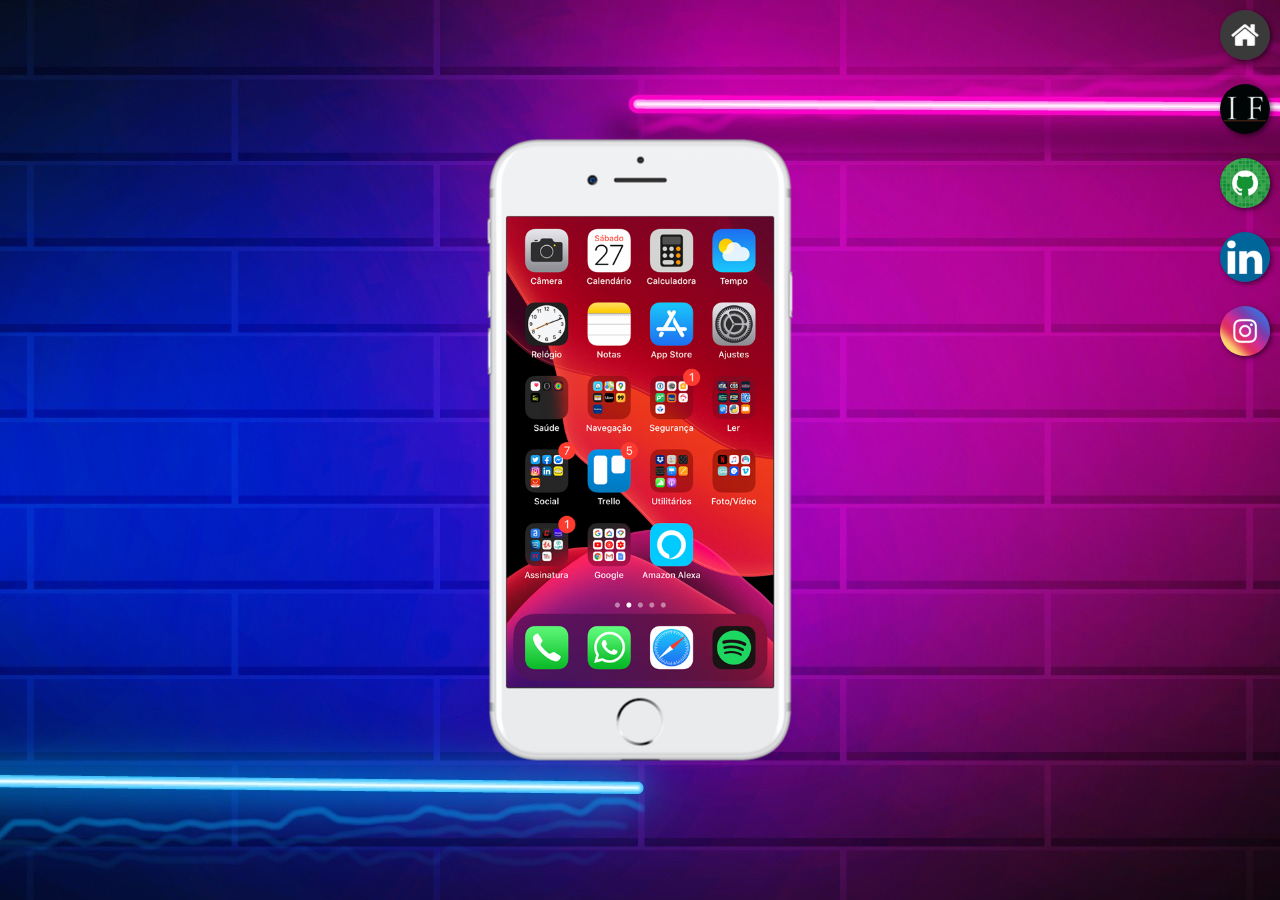
<file: index.html>
<!DOCTYPE html>
<html lang="pt-br">
<head>
    <meta charset="UTF-8">
    <meta http-equiv="X-UA-Compatible" content="IE=edge">
    <meta name="viewport" content="width=device-width, initial-scale=1.0">
    <link rel="shortcut icon" href="favicon.ico" type="image/x-icon">
    <link rel="stylesheet" href="estilos/style.css">
    <title>Projeto Redes Sociais</title>
</head>
<body>
    <main>
        <section id="telefone">
            <iframe src="home.html" name="tela" id="tela" frameborder="0">Seu navegador não é compatível.</iframe>
        </section>
        <section id="redes-sociais">
            <a href="home.html" target="tela"><img src="imagens/logo-home.jpg" alt="Home"></a><br>
            <a href="youtube.html" target="tela"><img src="imagens/logo-ives.jpg" alt="Portfolio"></a><br>
            <a href="github.html" target="tela"><img src="imagens/logo-github.jpg" alt="GitHub"></a><br>
            <a href="linkedin.html" target="tela"><img src="imagens/logo-linkedin.jpg" alt="Linkedin"></a><br>
            <a href="instagram.html" target="tela"><img src="imagens/logo-instagram.jpg" alt="Instagram"></a><br>

        </section>
    </main>
</body>
</html>
</file>
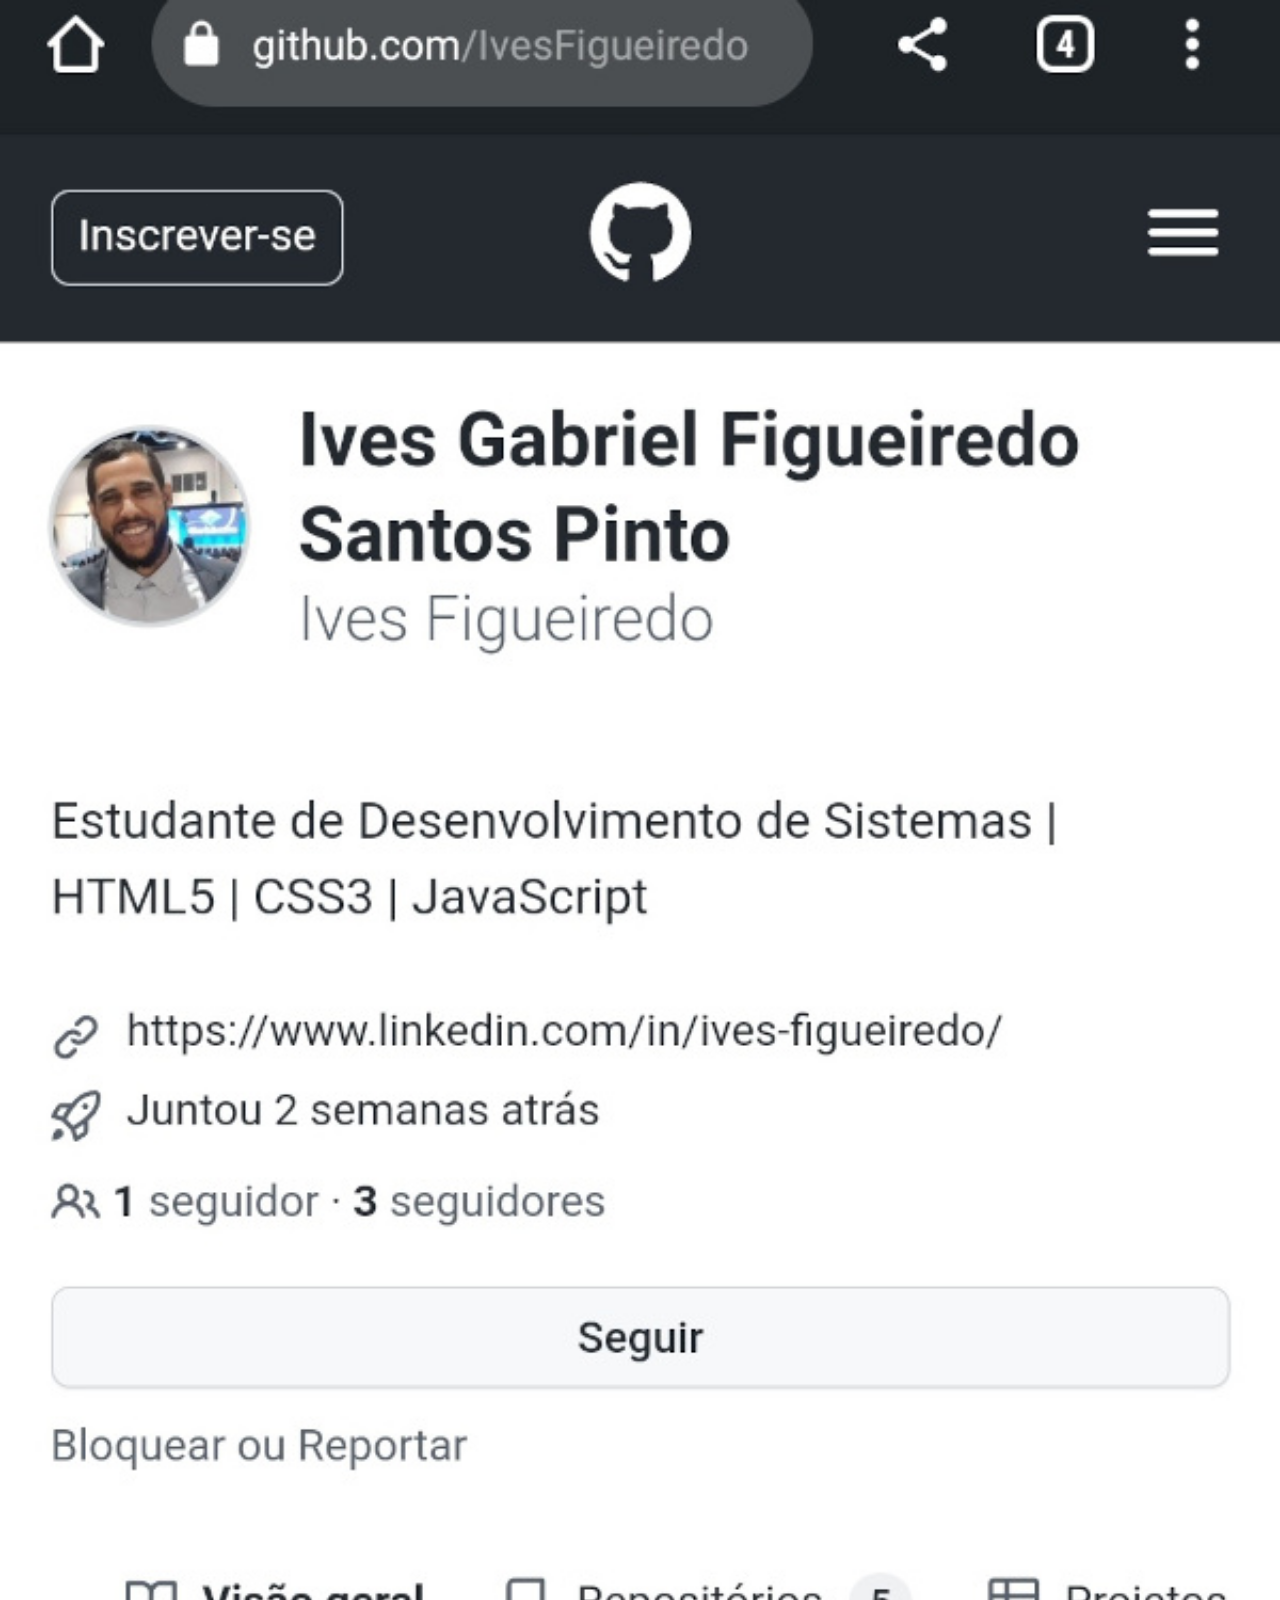
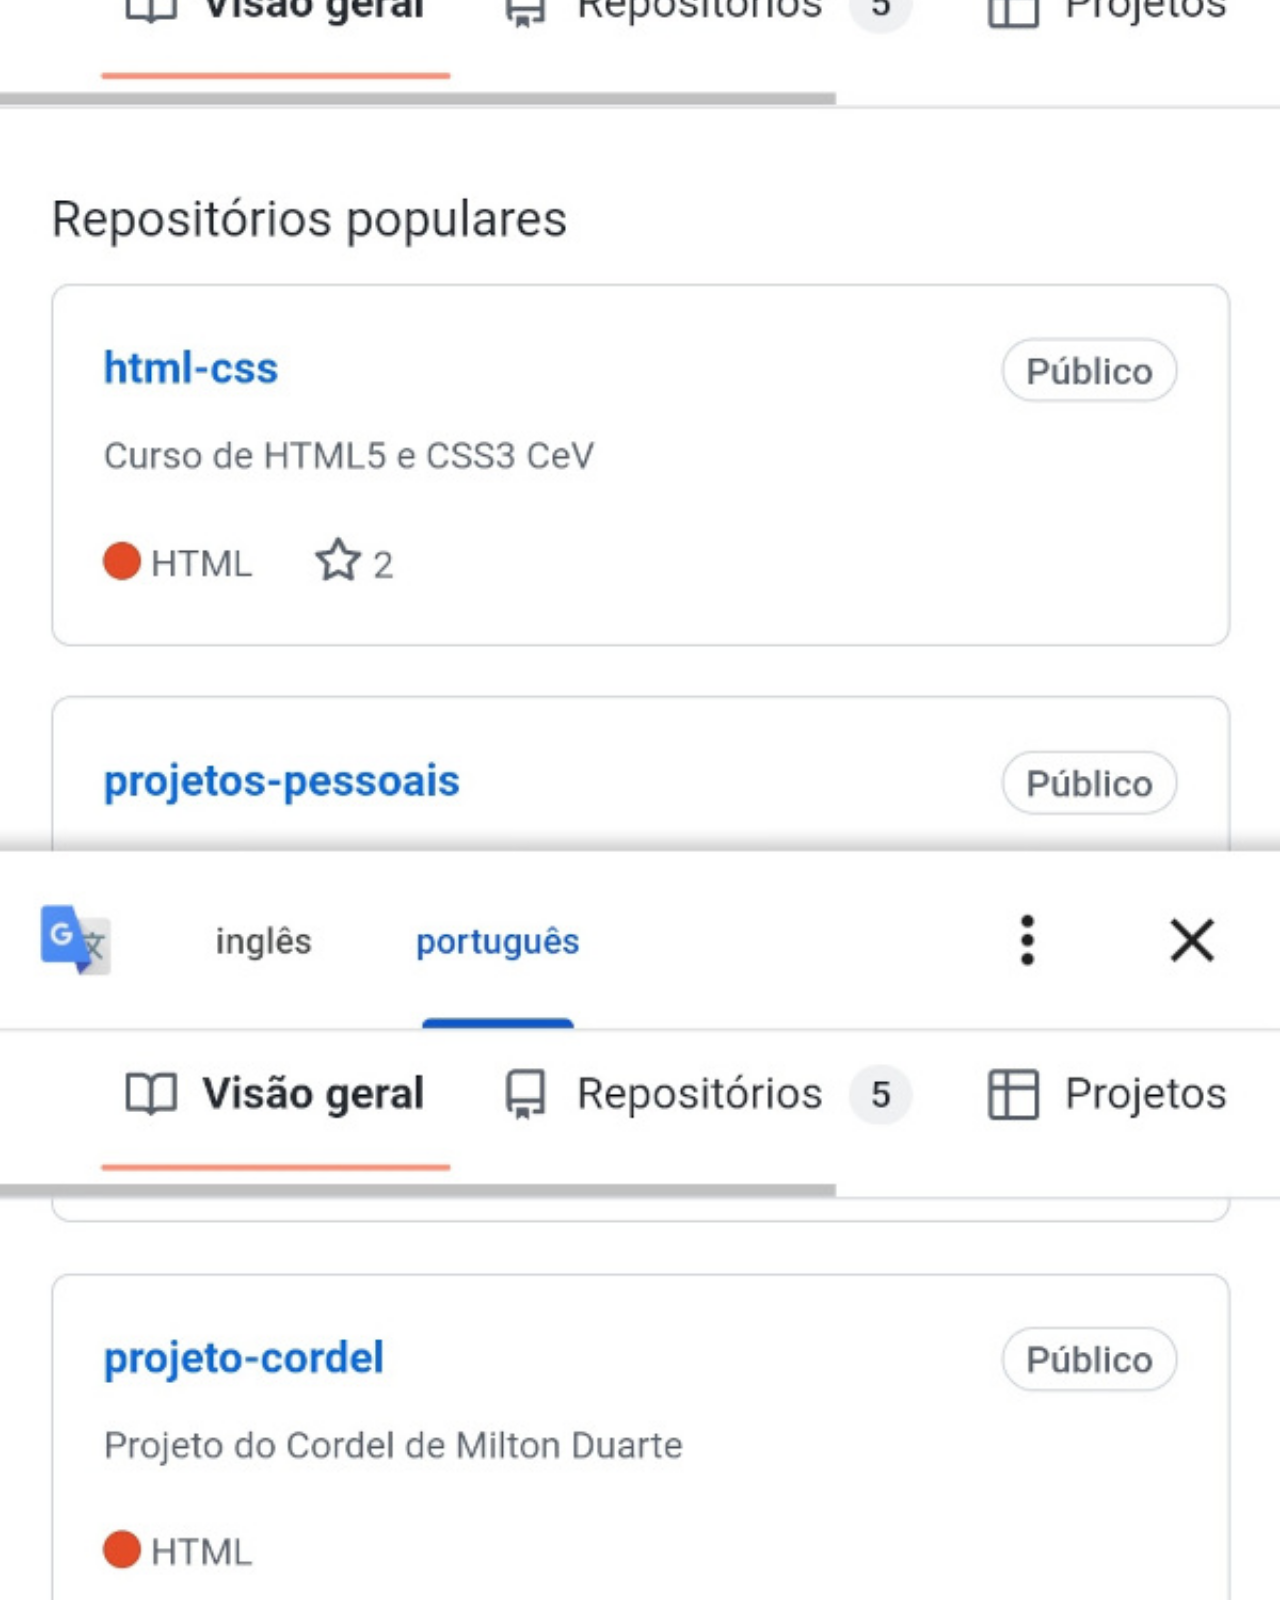
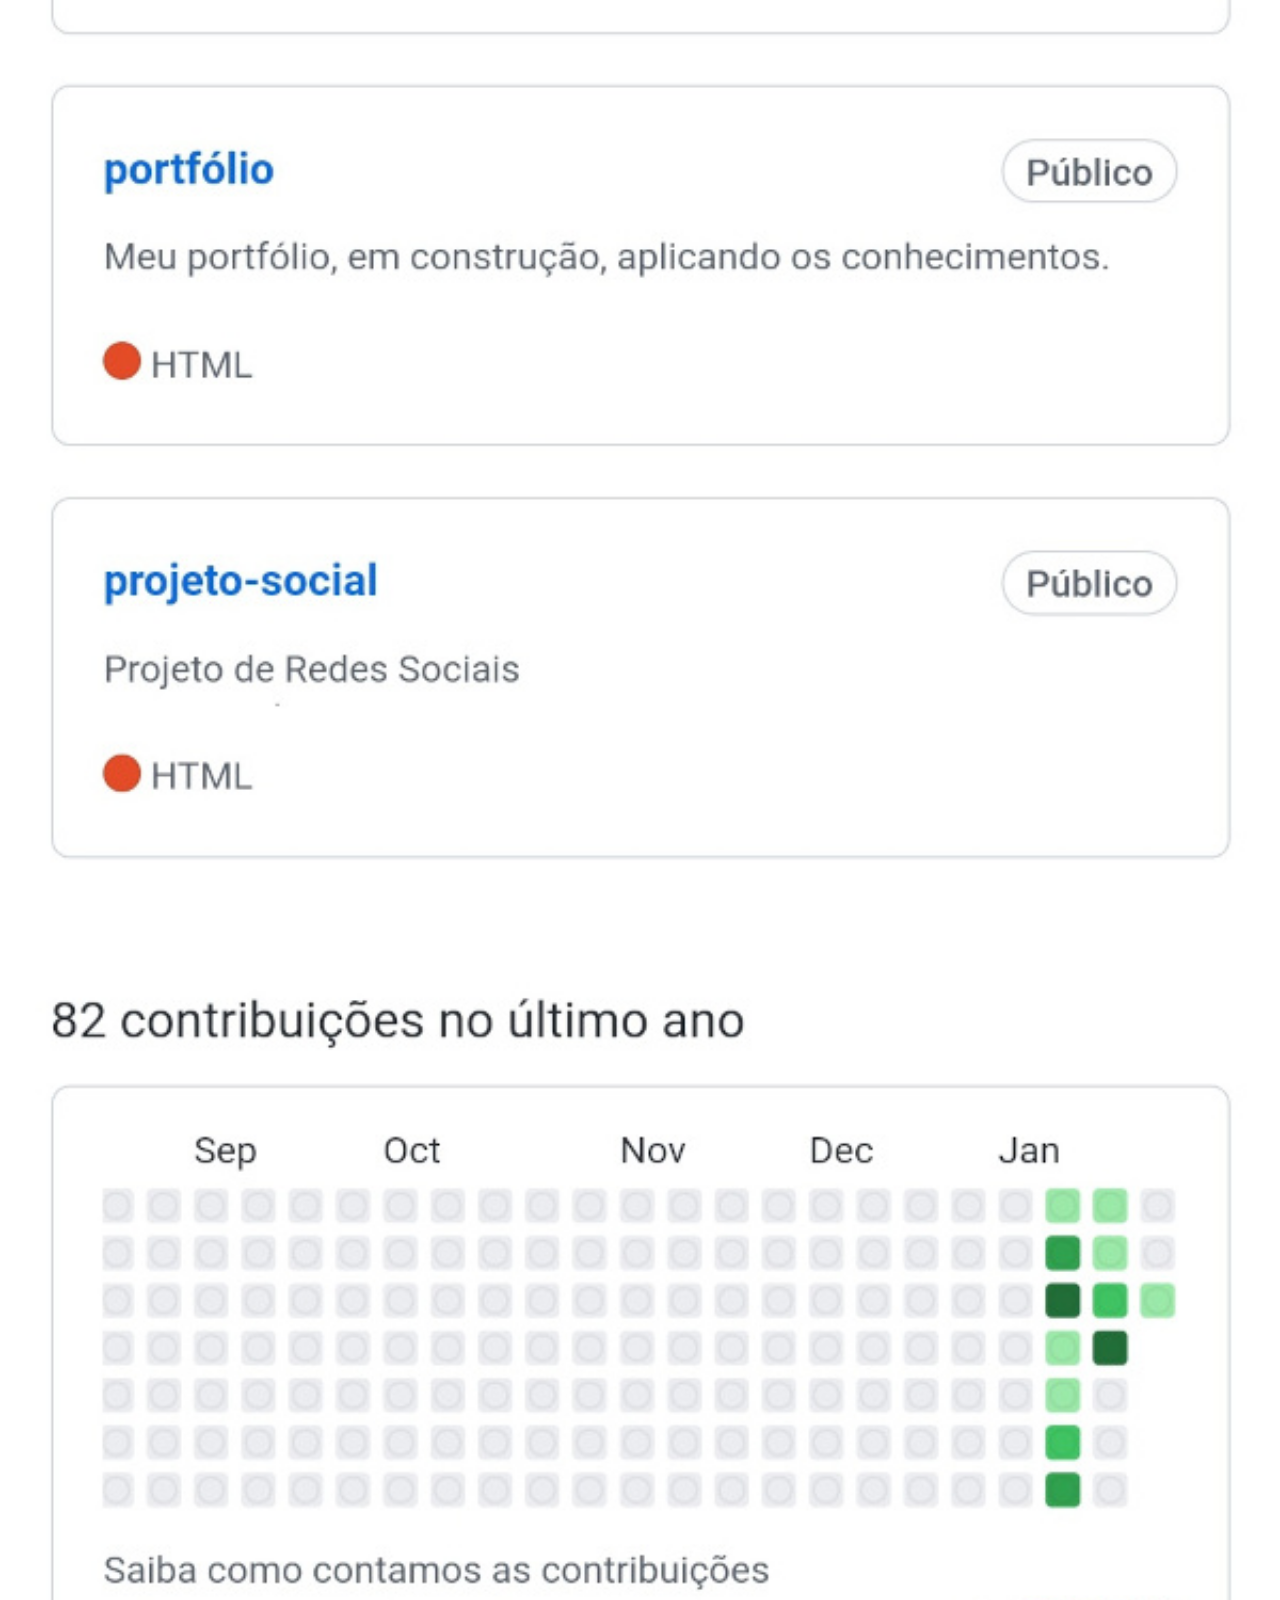
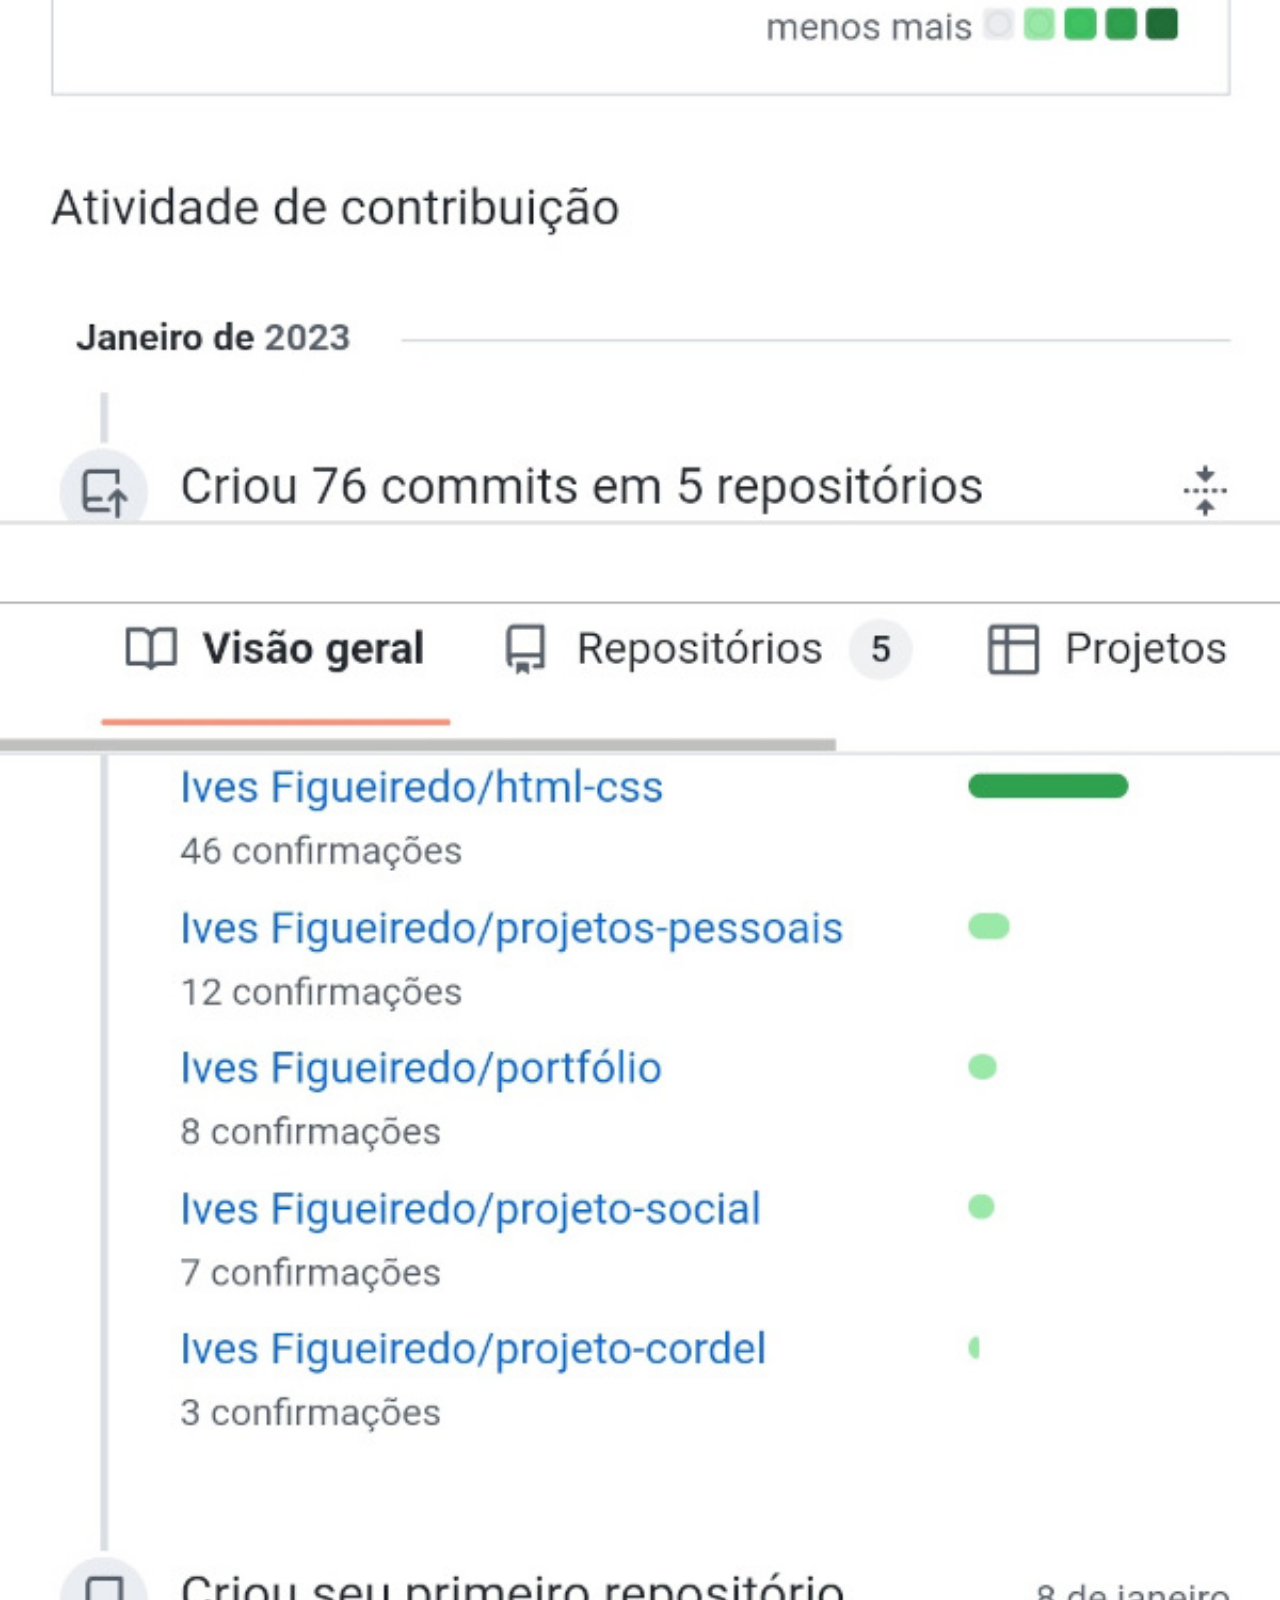
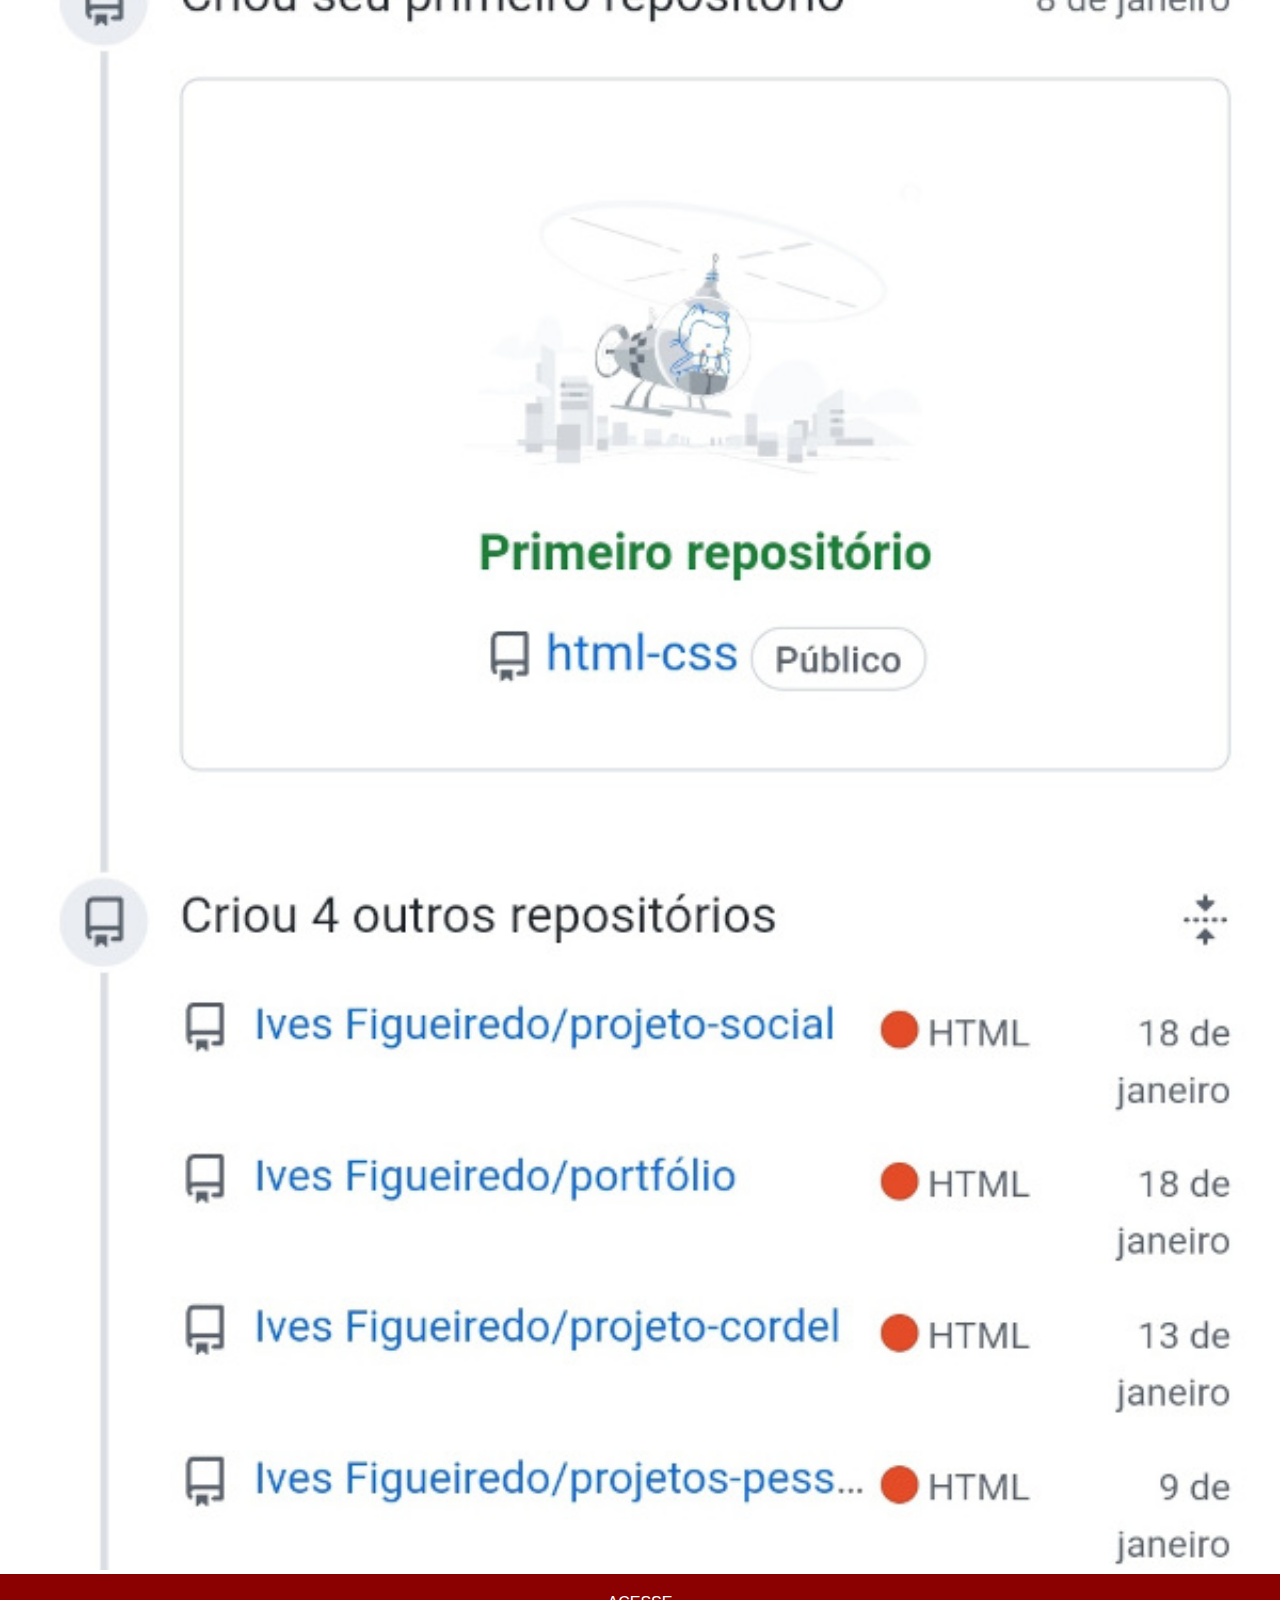
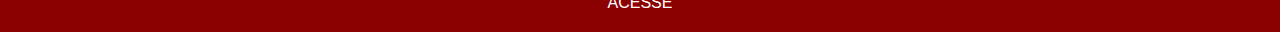
<file: github.html>
<!DOCTYPE html>
<html lang="pt-br">
<head>
    <meta charset="UTF-8">
    <meta http-equiv="X-UA-Compatible" content="IE=edge">
    <meta name="viewport" content="width=device-width, initial-scale=1.0">
    <title>GitHub</title>
    <link rel="stylesheet" href="estilos/social.css">
</head>
<body>
    
    <img src="imagens/tela-fundo-github.jpg" alt="Tela GitHub">
    <a href="https://github.com/IvesFigueiredo" target="_blank">ACESSE</a>
</body>
</html>
</file>
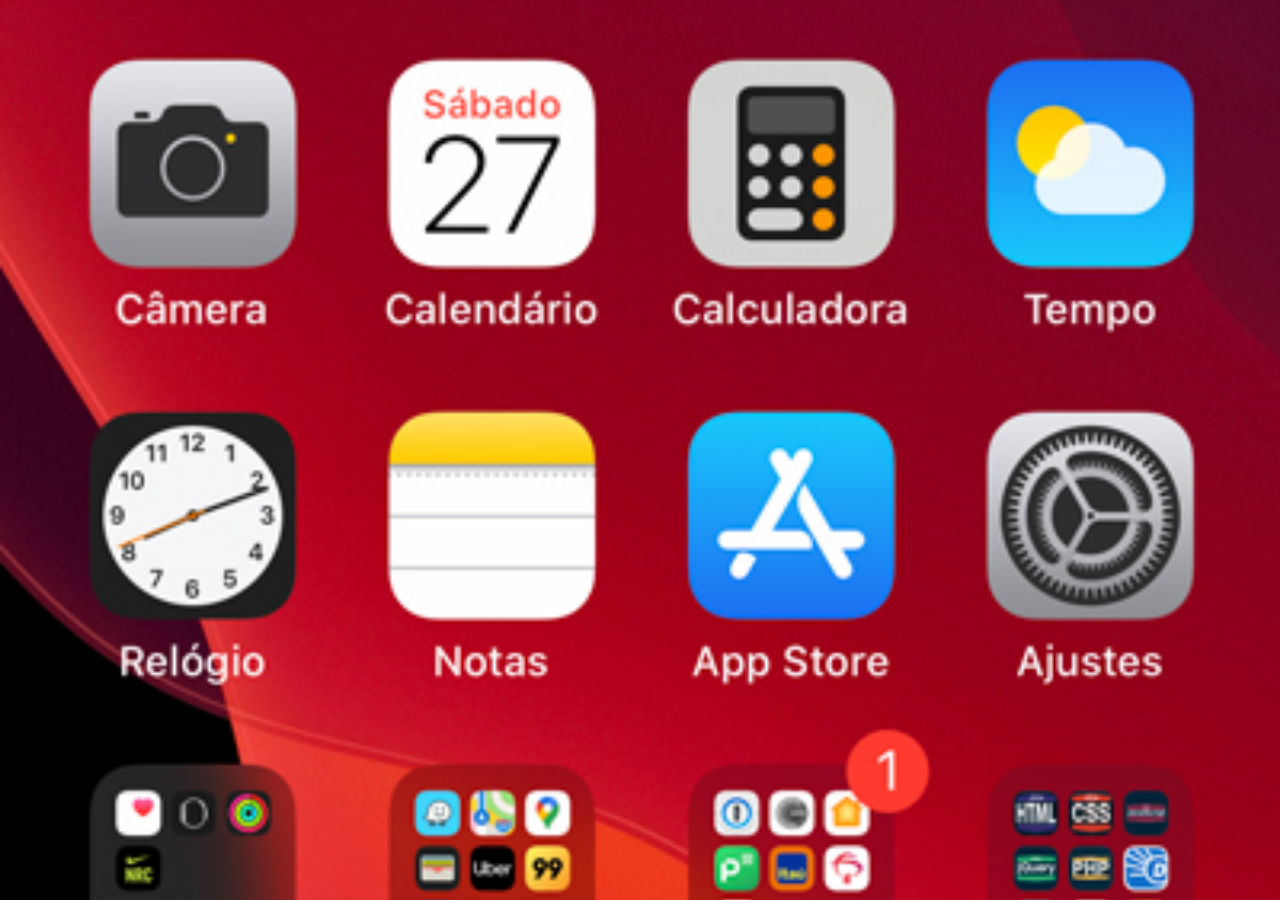
<file: home.html>
<!DOCTYPE html>
<html lang="pt-br">
<head>
    <meta charset="UTF-8">
    <meta http-equiv="X-UA-Compatible" content="IE=edge">
    <meta name="viewport" content="width=device-width, initial-scale=1.0">
    <title>Home</title>
</head>
<style>
    *{
        margin: 0px;
        padding: 0px;
    }

    body {
        height: 100vh;
        width: 100vw;
        background: black url('imagens/tela-home.jpg') no-repeat top center;
        background-size: cover;
    }
</style>
<body>
    
</body>
</html>
</file>
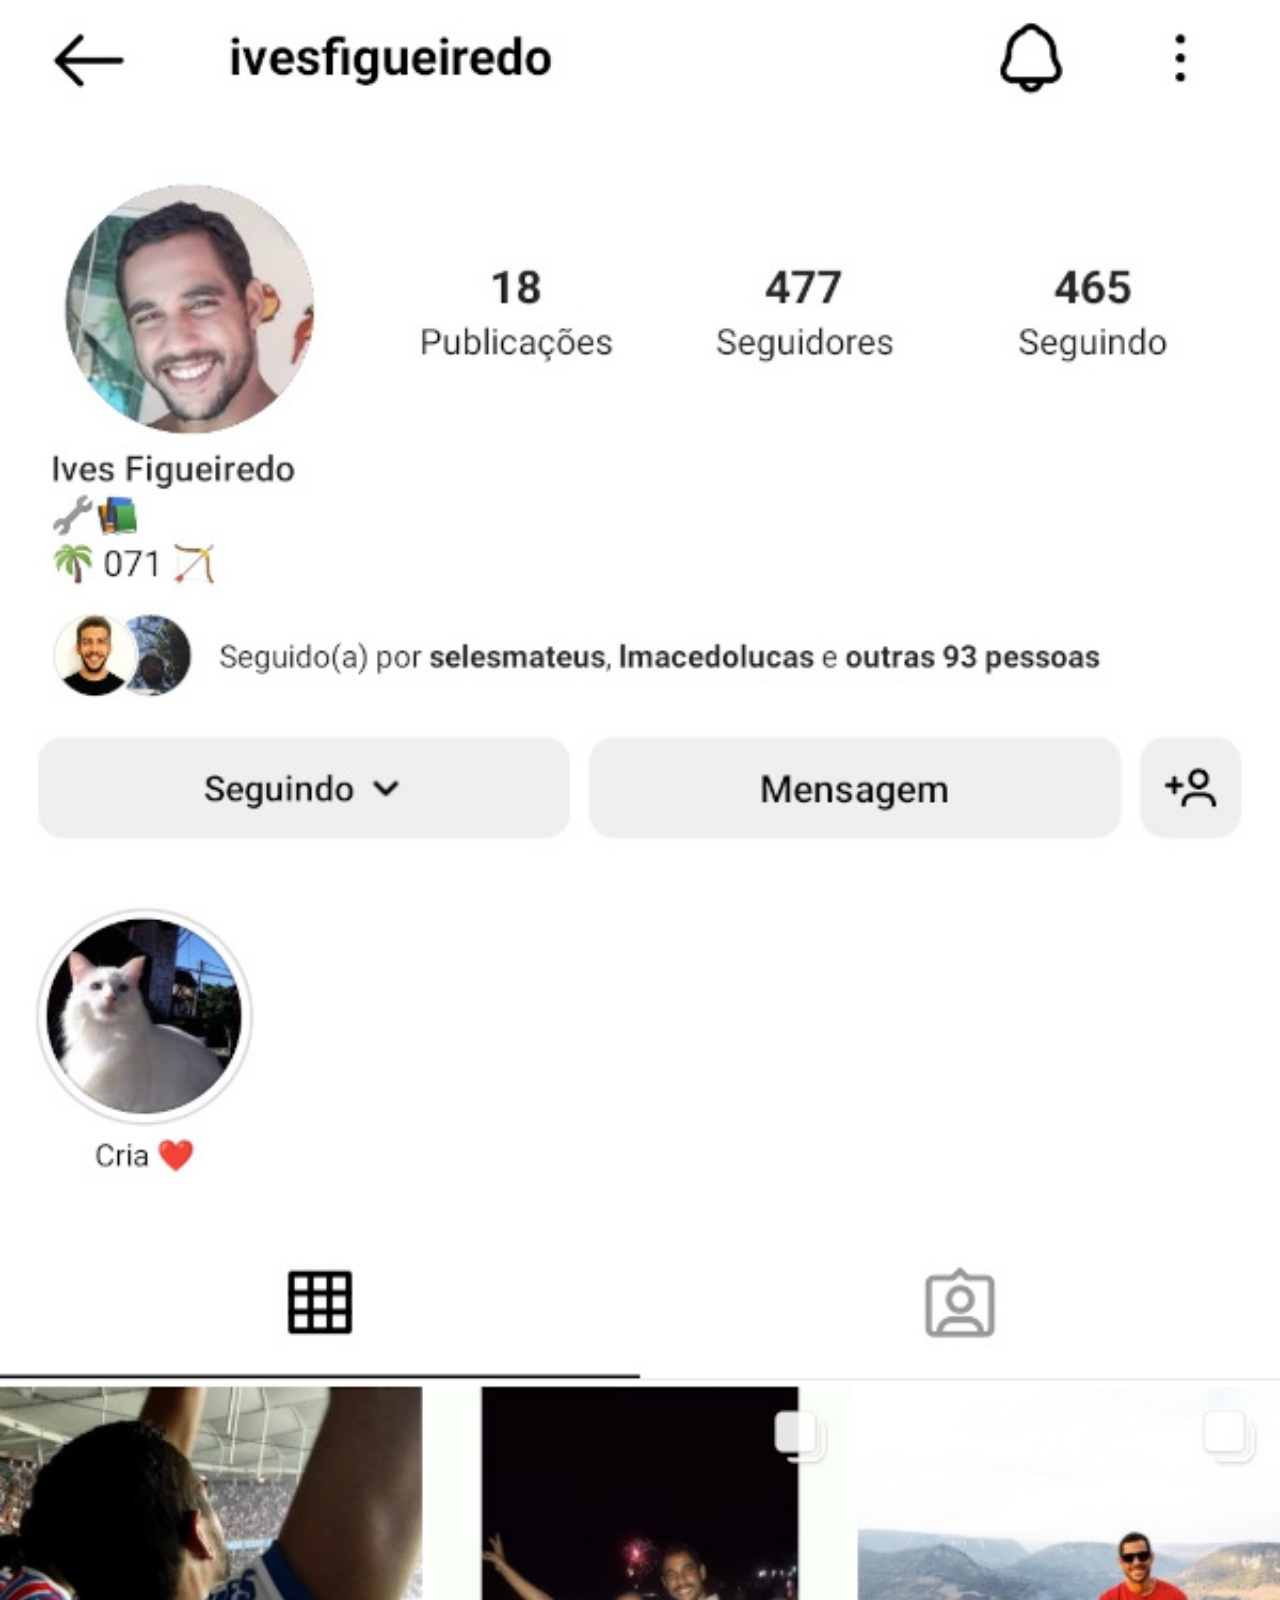
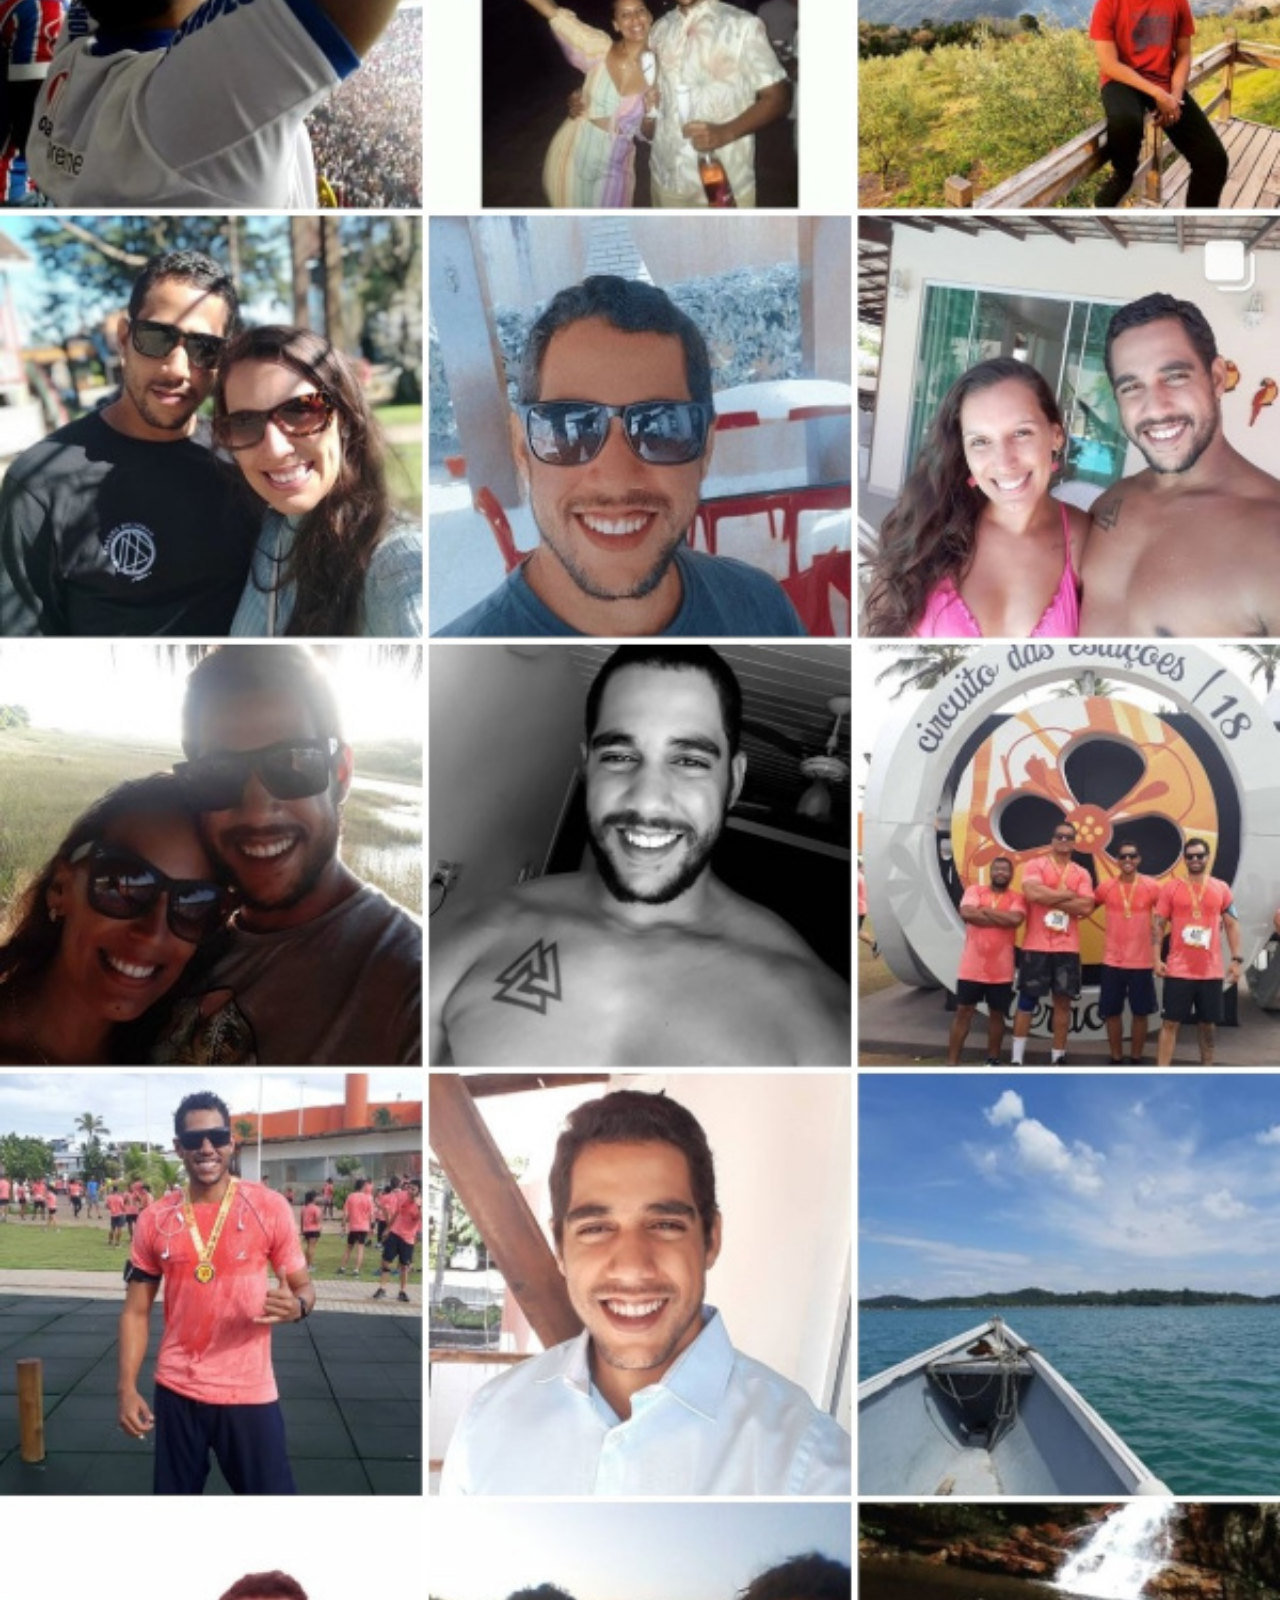
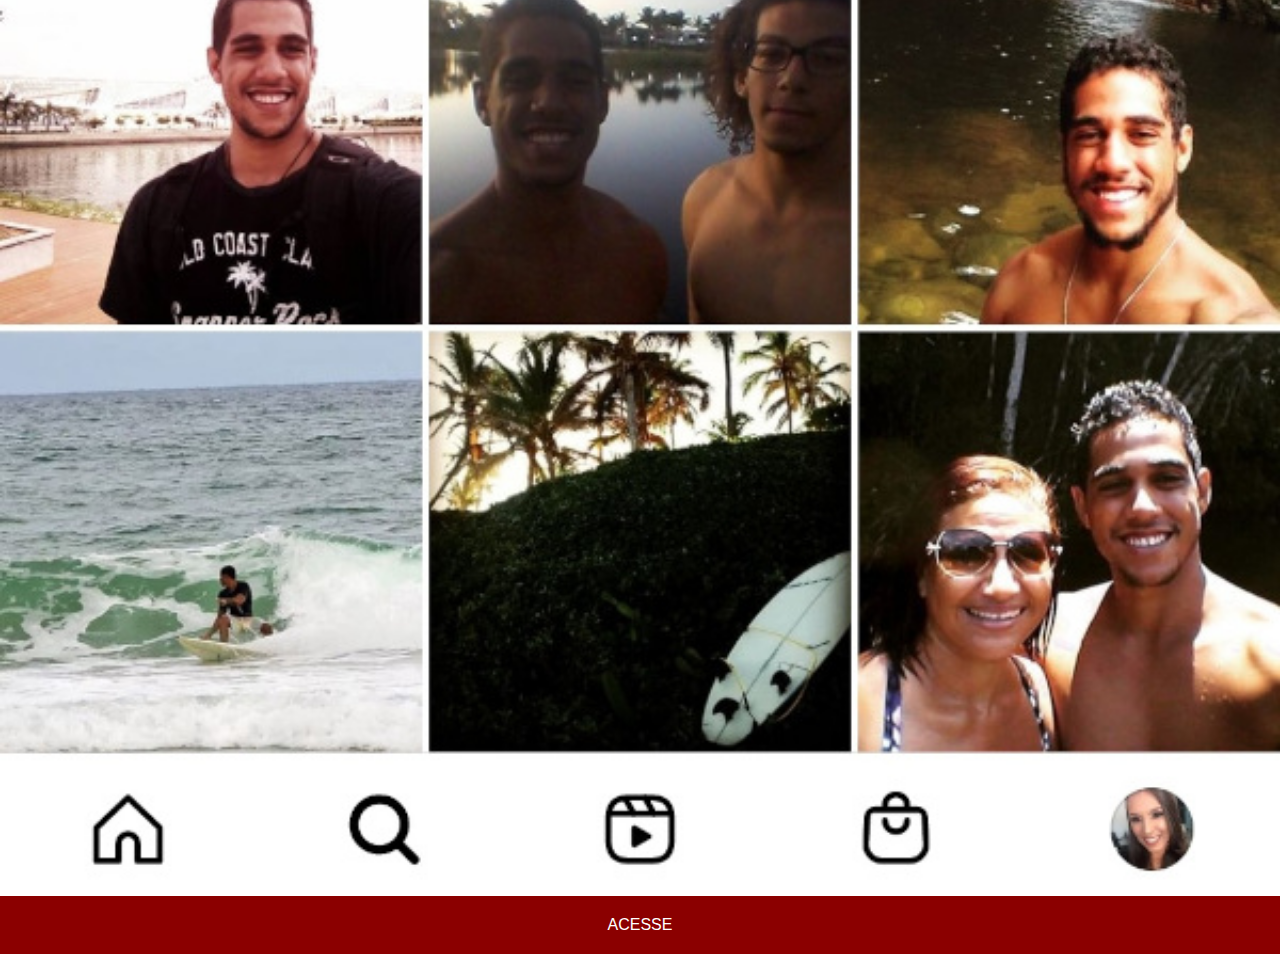
<file: instagram.html>
<!DOCTYPE html>
<html lang="pt-br">
<head>
    <meta charset="UTF-8">
    <meta http-equiv="X-UA-Compatible" content="IE=edge">
    <meta name="viewport" content="width=device-width, initial-scale=1.0">
    <title>Instagram</title>
    <link rel="stylesheet" href="estilos/social.css">
</head>
<body>
    <img src="imagens/tela-fundo-instagram.jpg" alt="Instagram">
    <a href="https://www.instagram.com/ivesfigueiredo/" target="_blank">ACESSE</a>
</body>
</html>
</file>
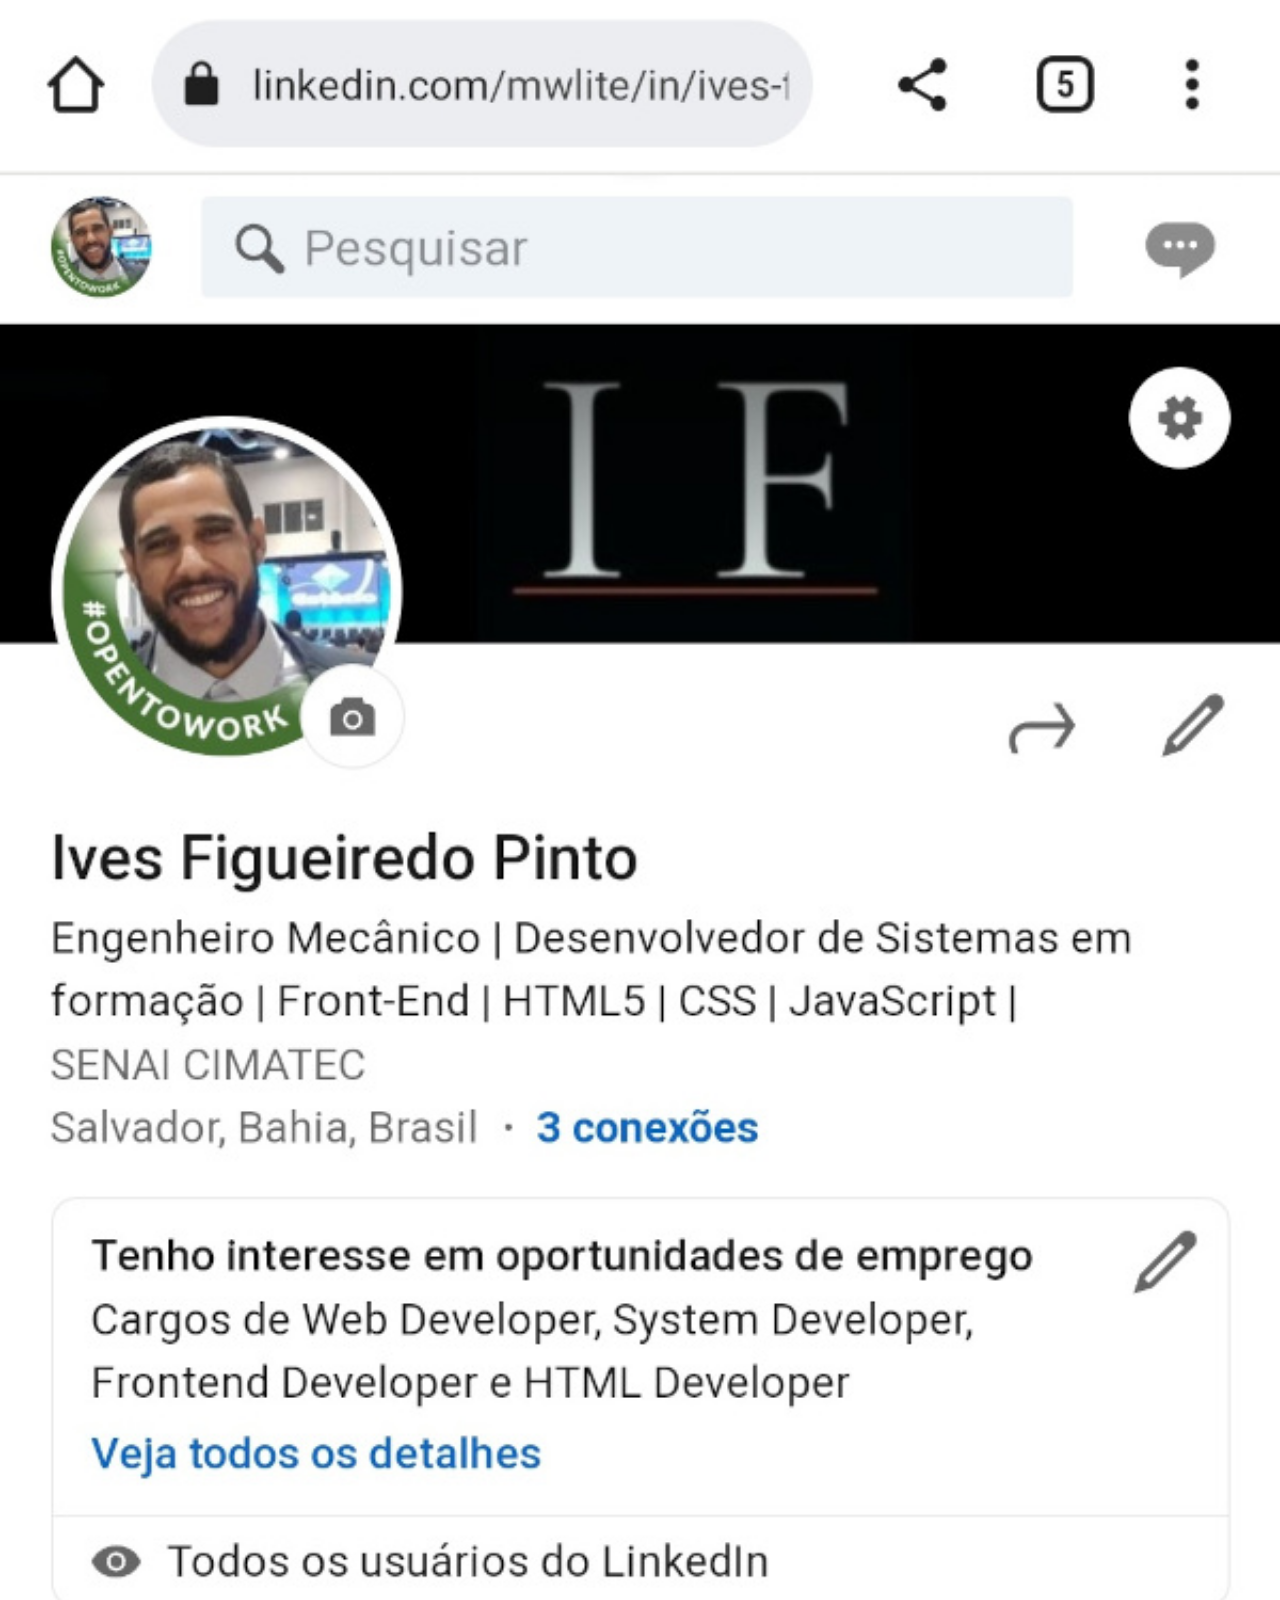
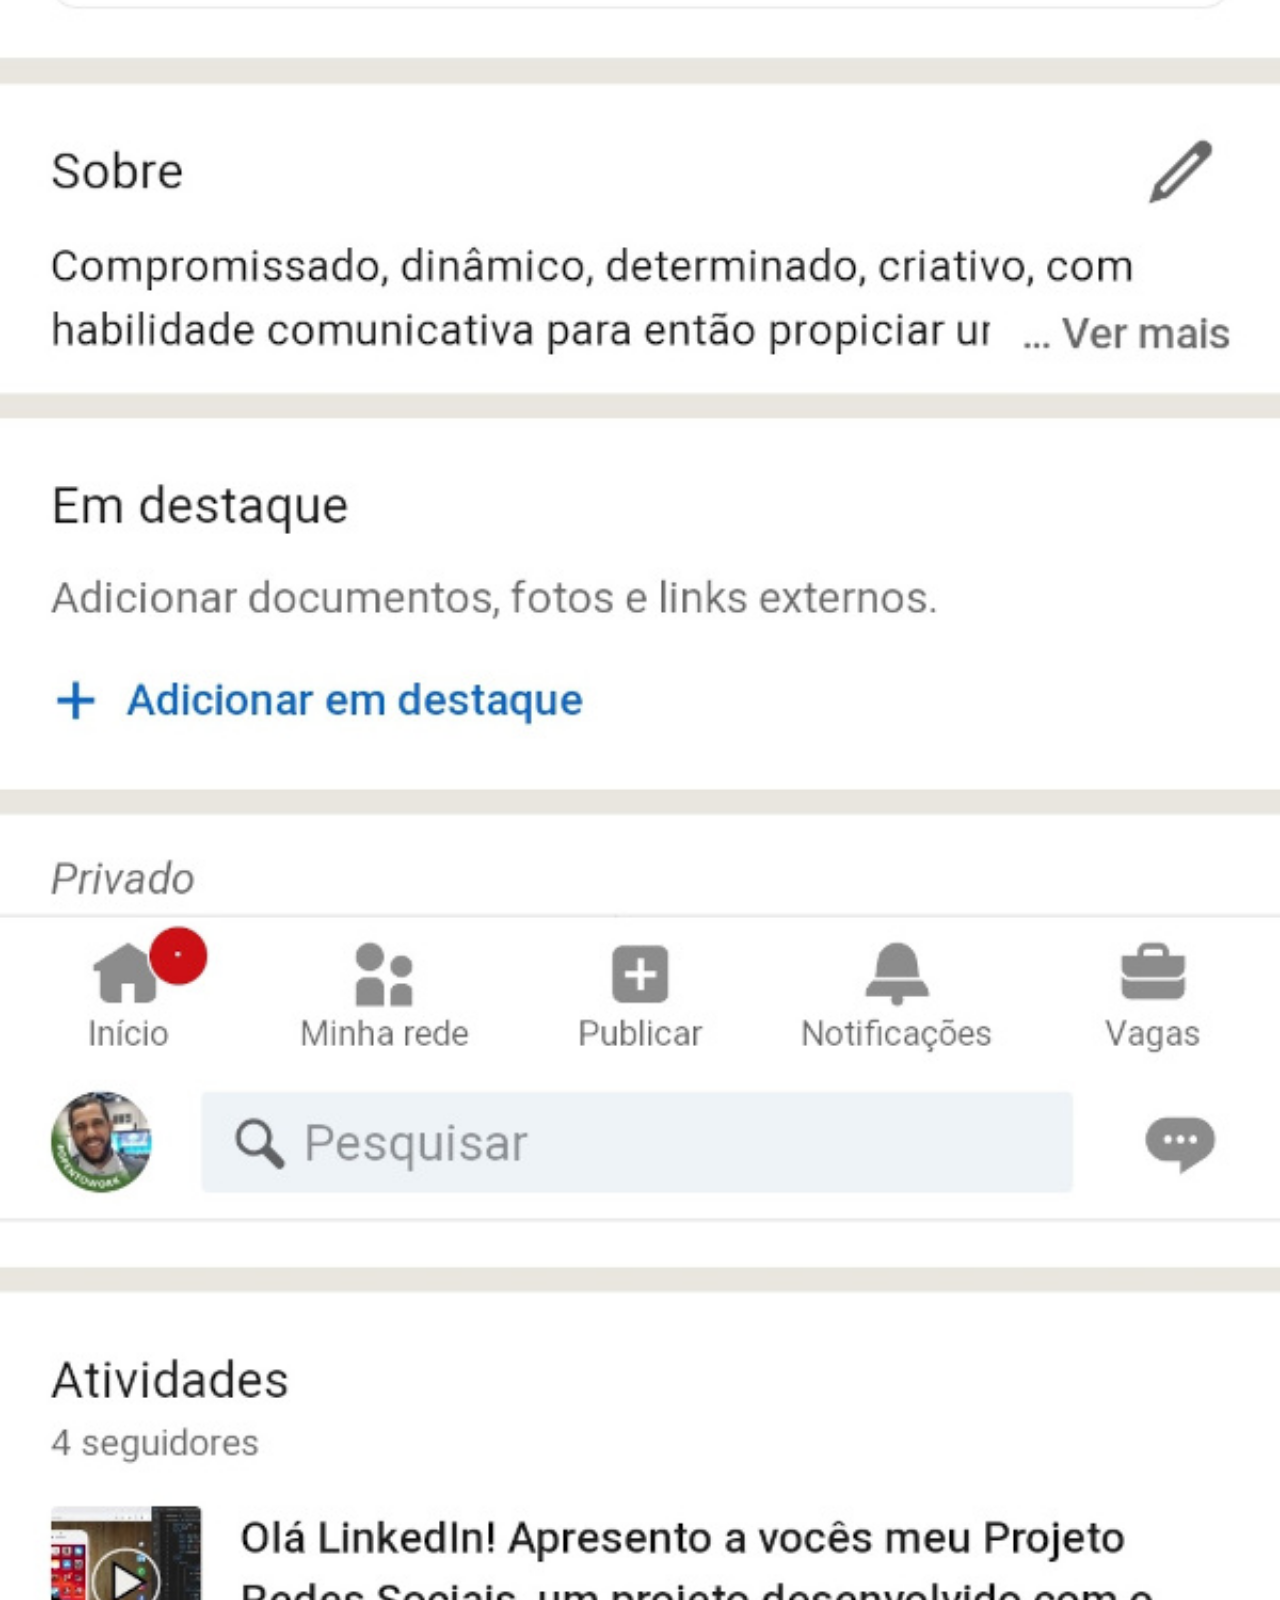
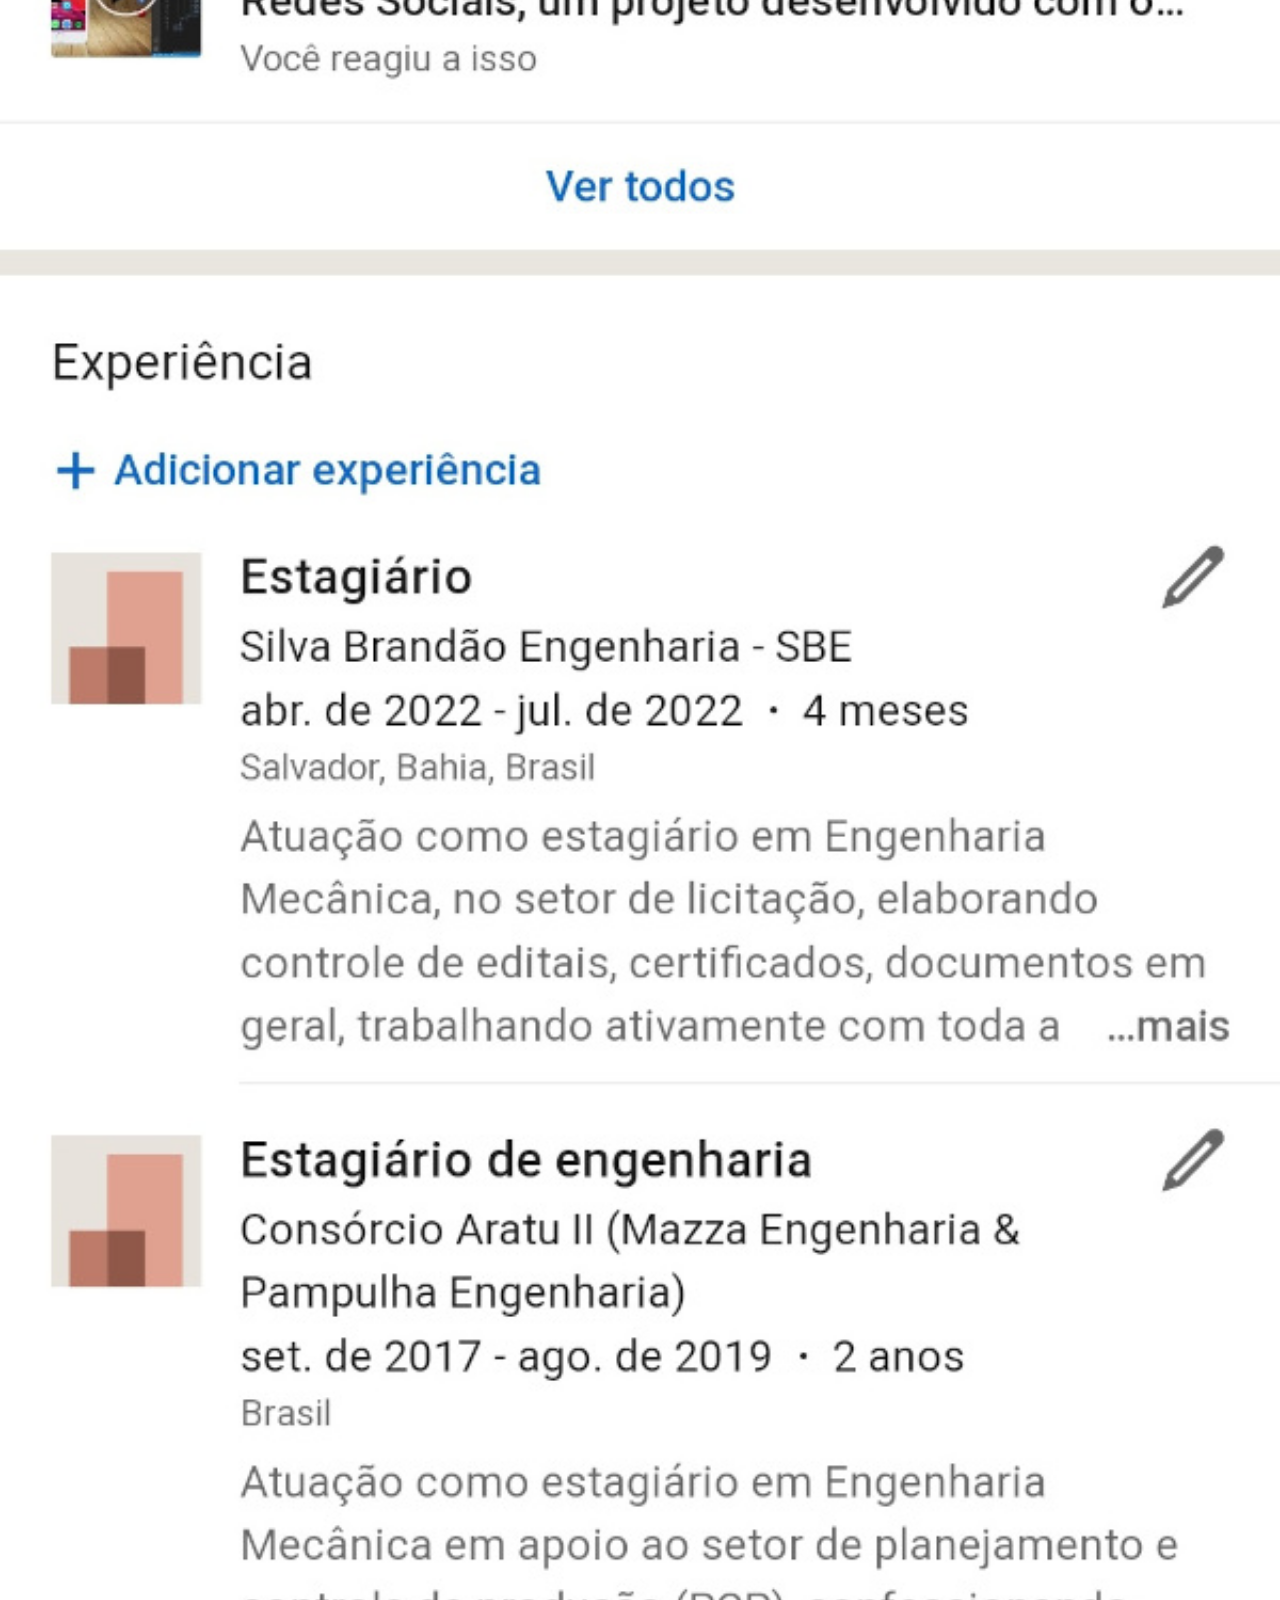
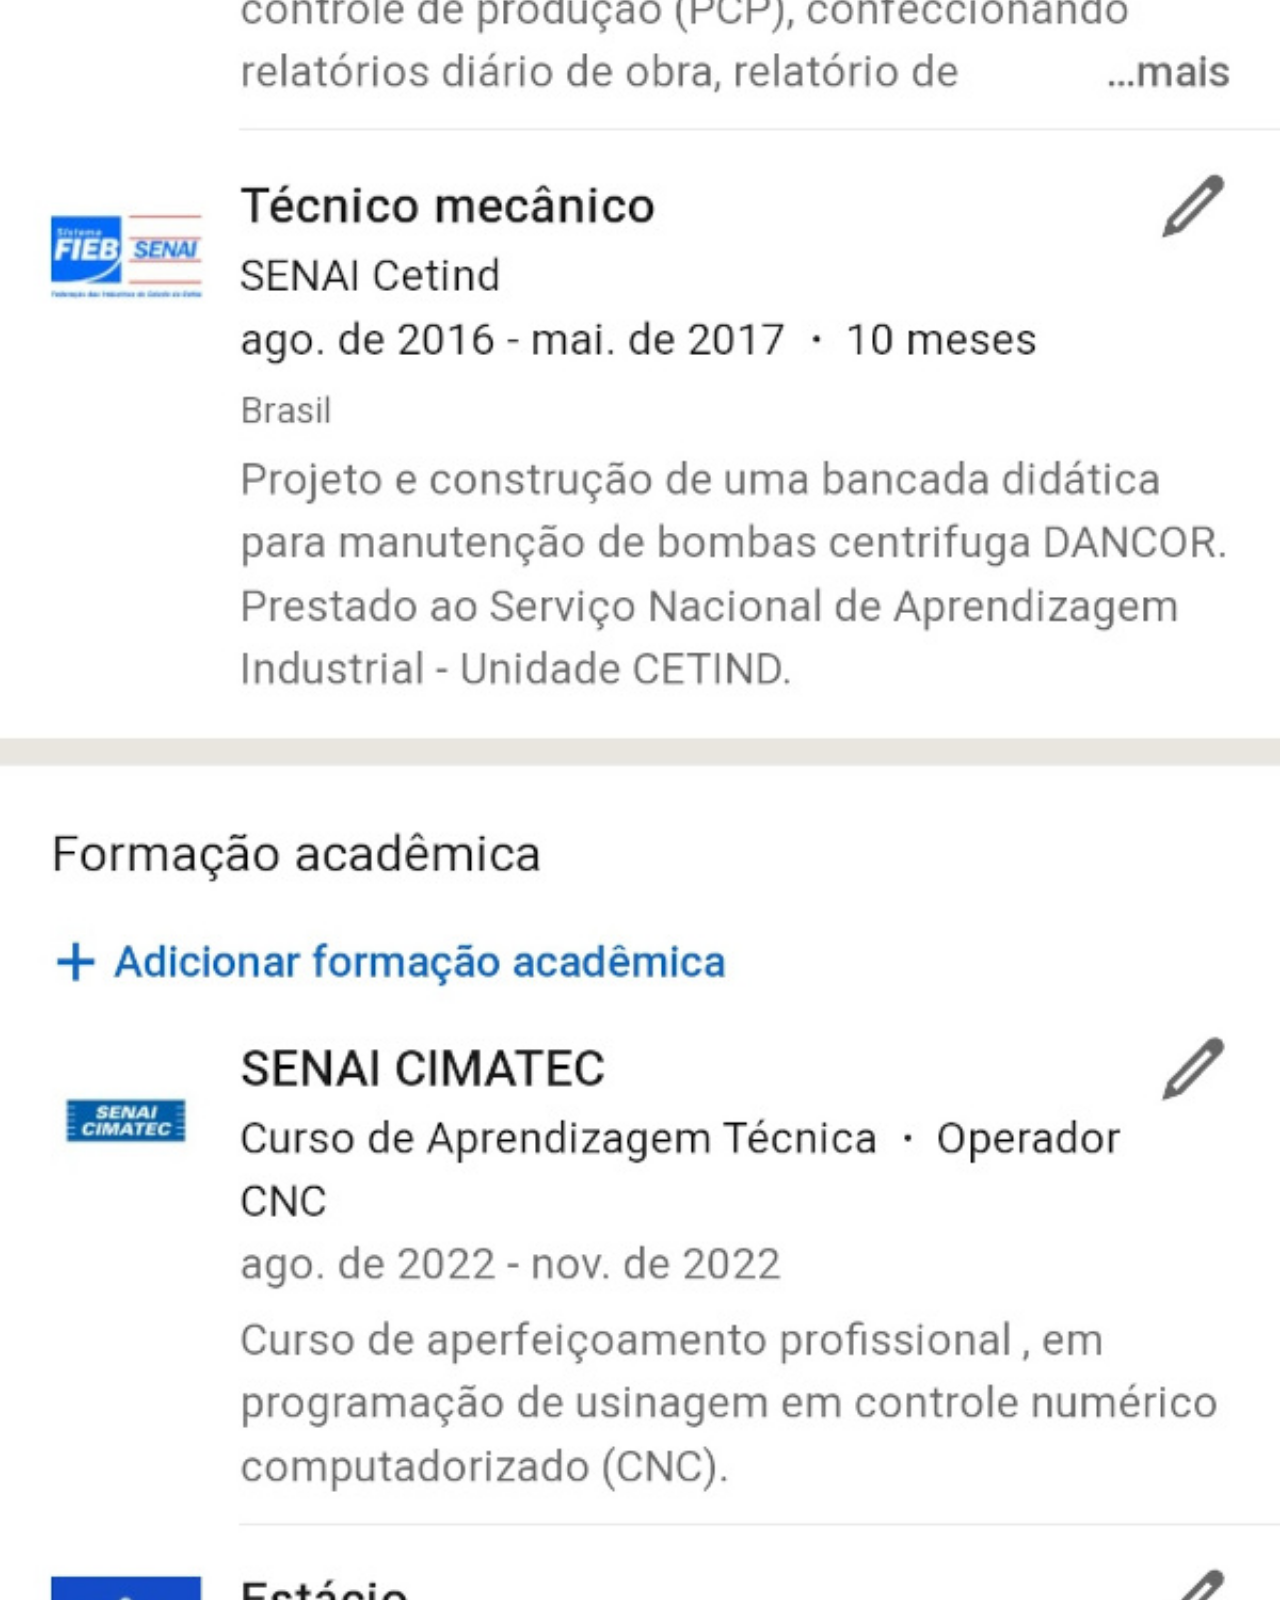
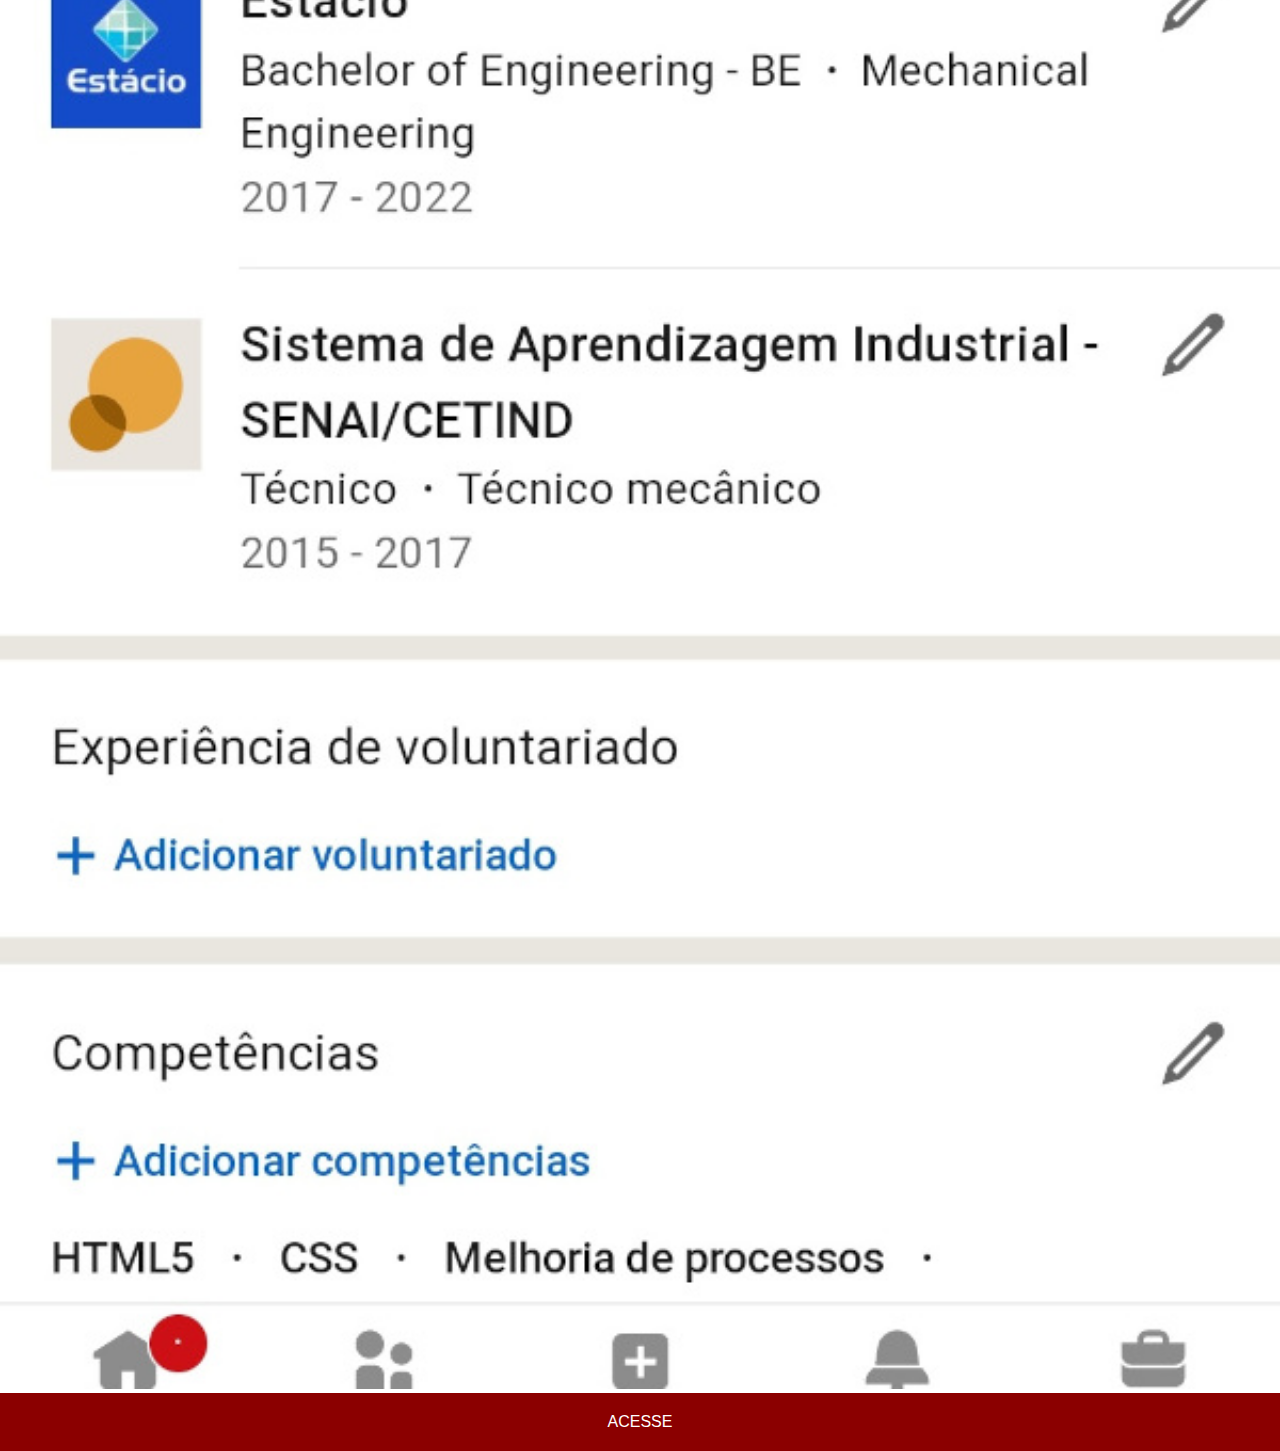
<file: linkedin.html>
<!DOCTYPE html>
<html lang="en">
<head>
    <meta charset="UTF-8">
    <meta http-equiv="X-UA-Compatible" content="IE=edge">
    <meta name="viewport" content="width=device-width, initial-scale=1.0">
    <title>LinkedIn</title>
    <link rel="stylesheet" href="estilos/social.css">
</head>
<body>
    <img src="imagens/tela-fundo-linkedin.jpg" alt="LinkedIn">
    <a href="https://www.linkedin.com/in/ives-figueiredo/" target="_blank">ACESSE</a>
</body>
</html>
</file>
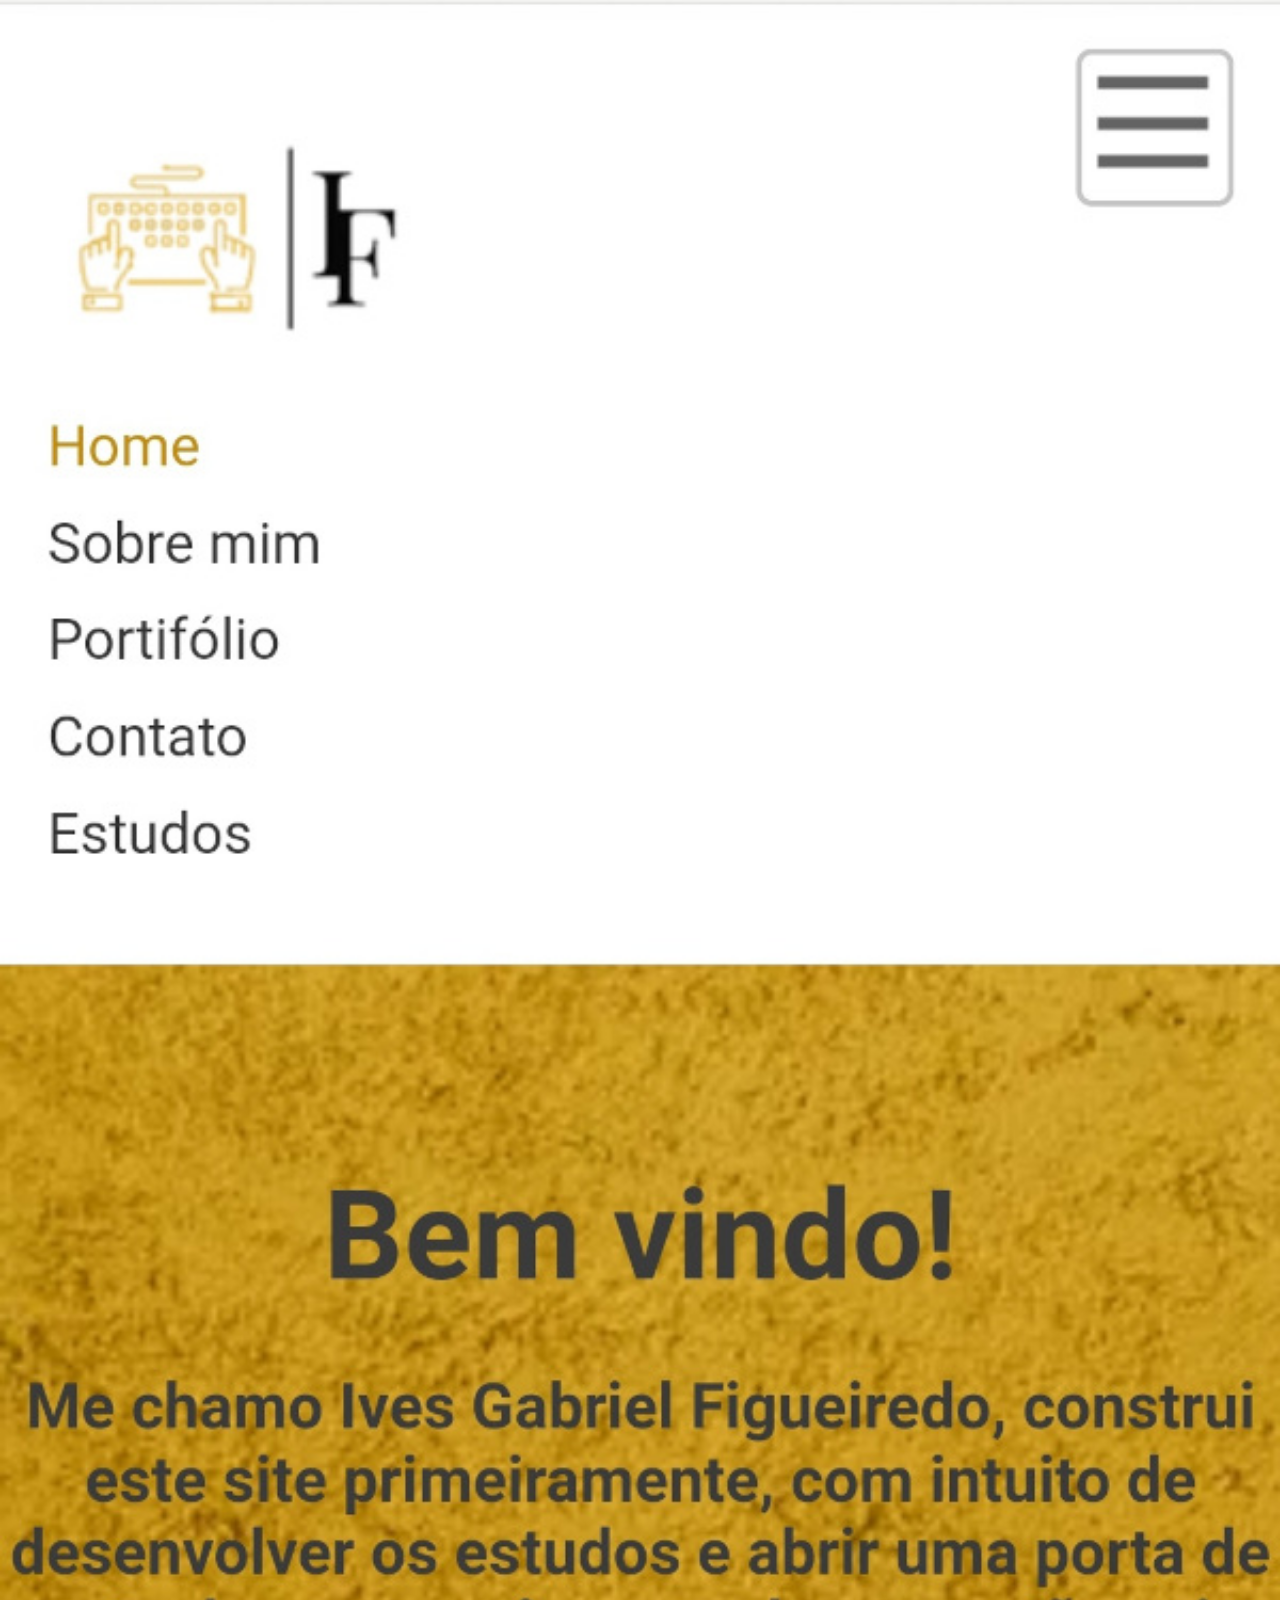
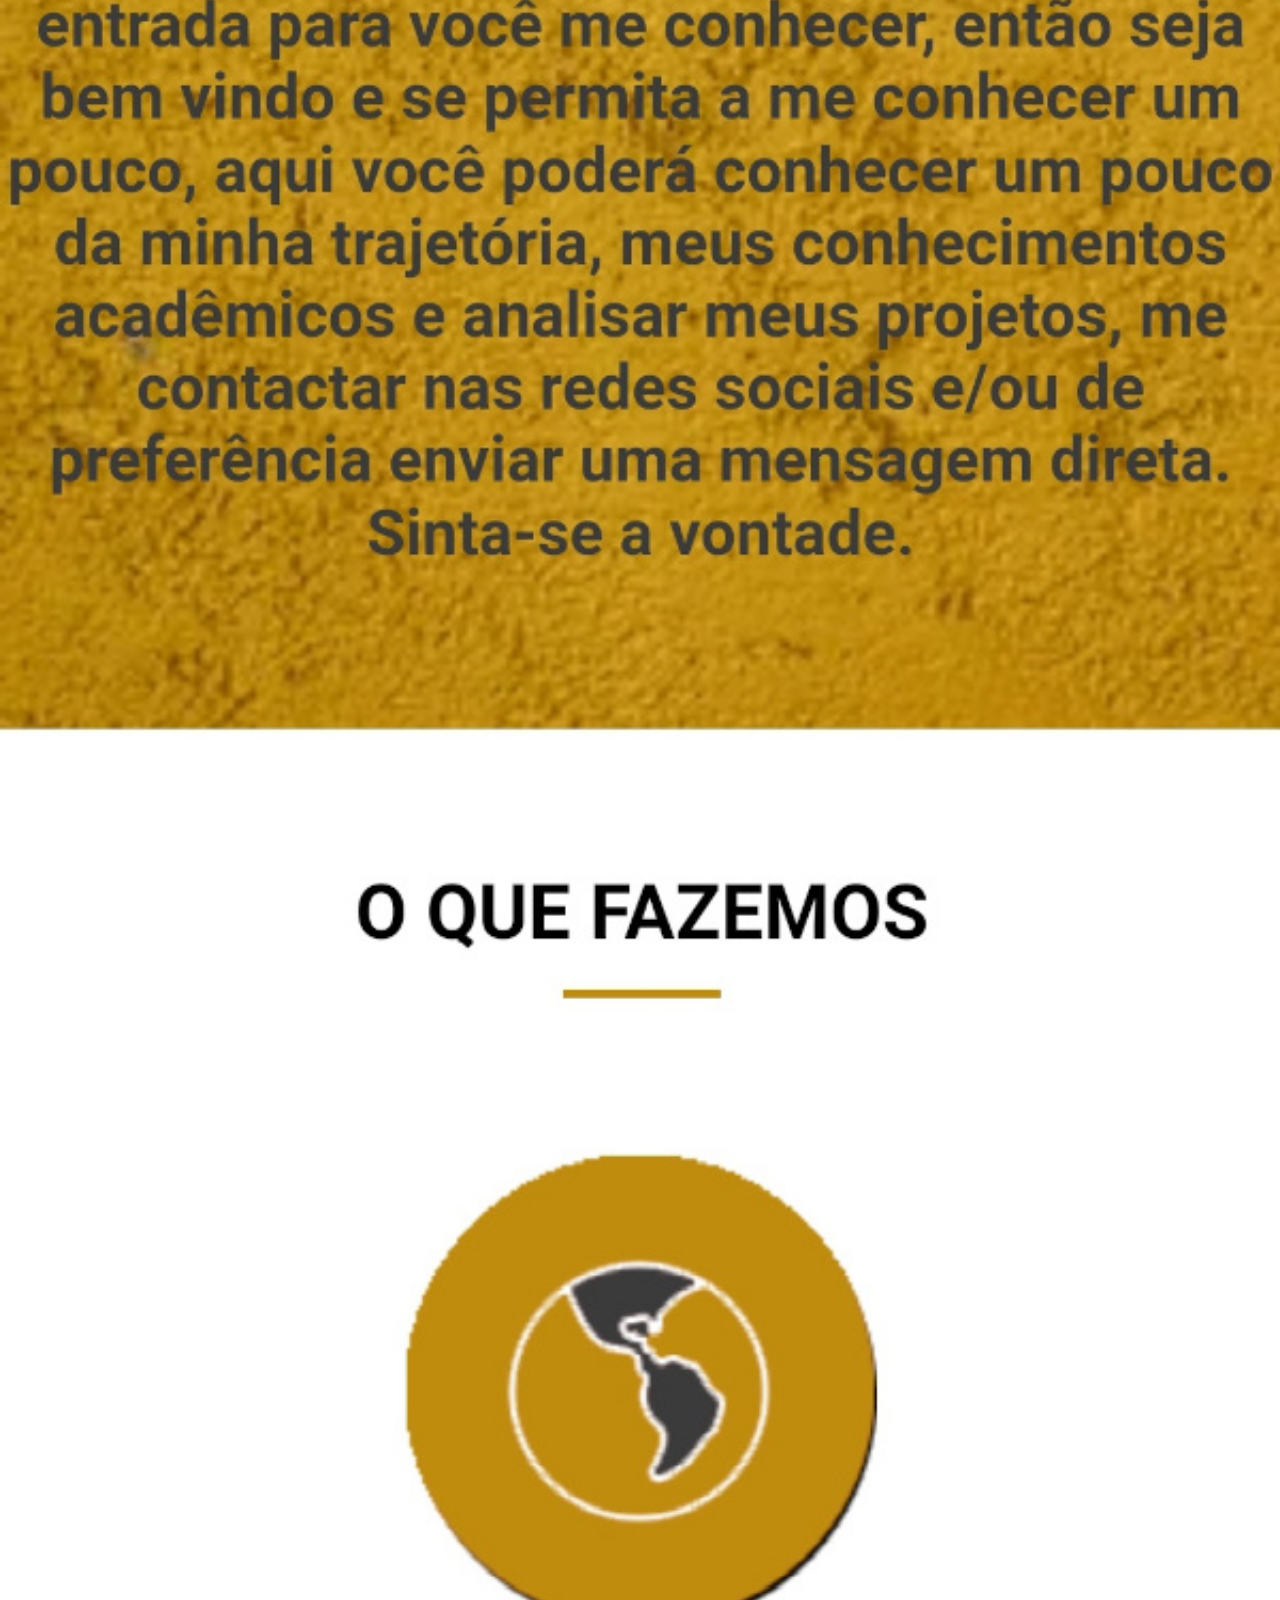
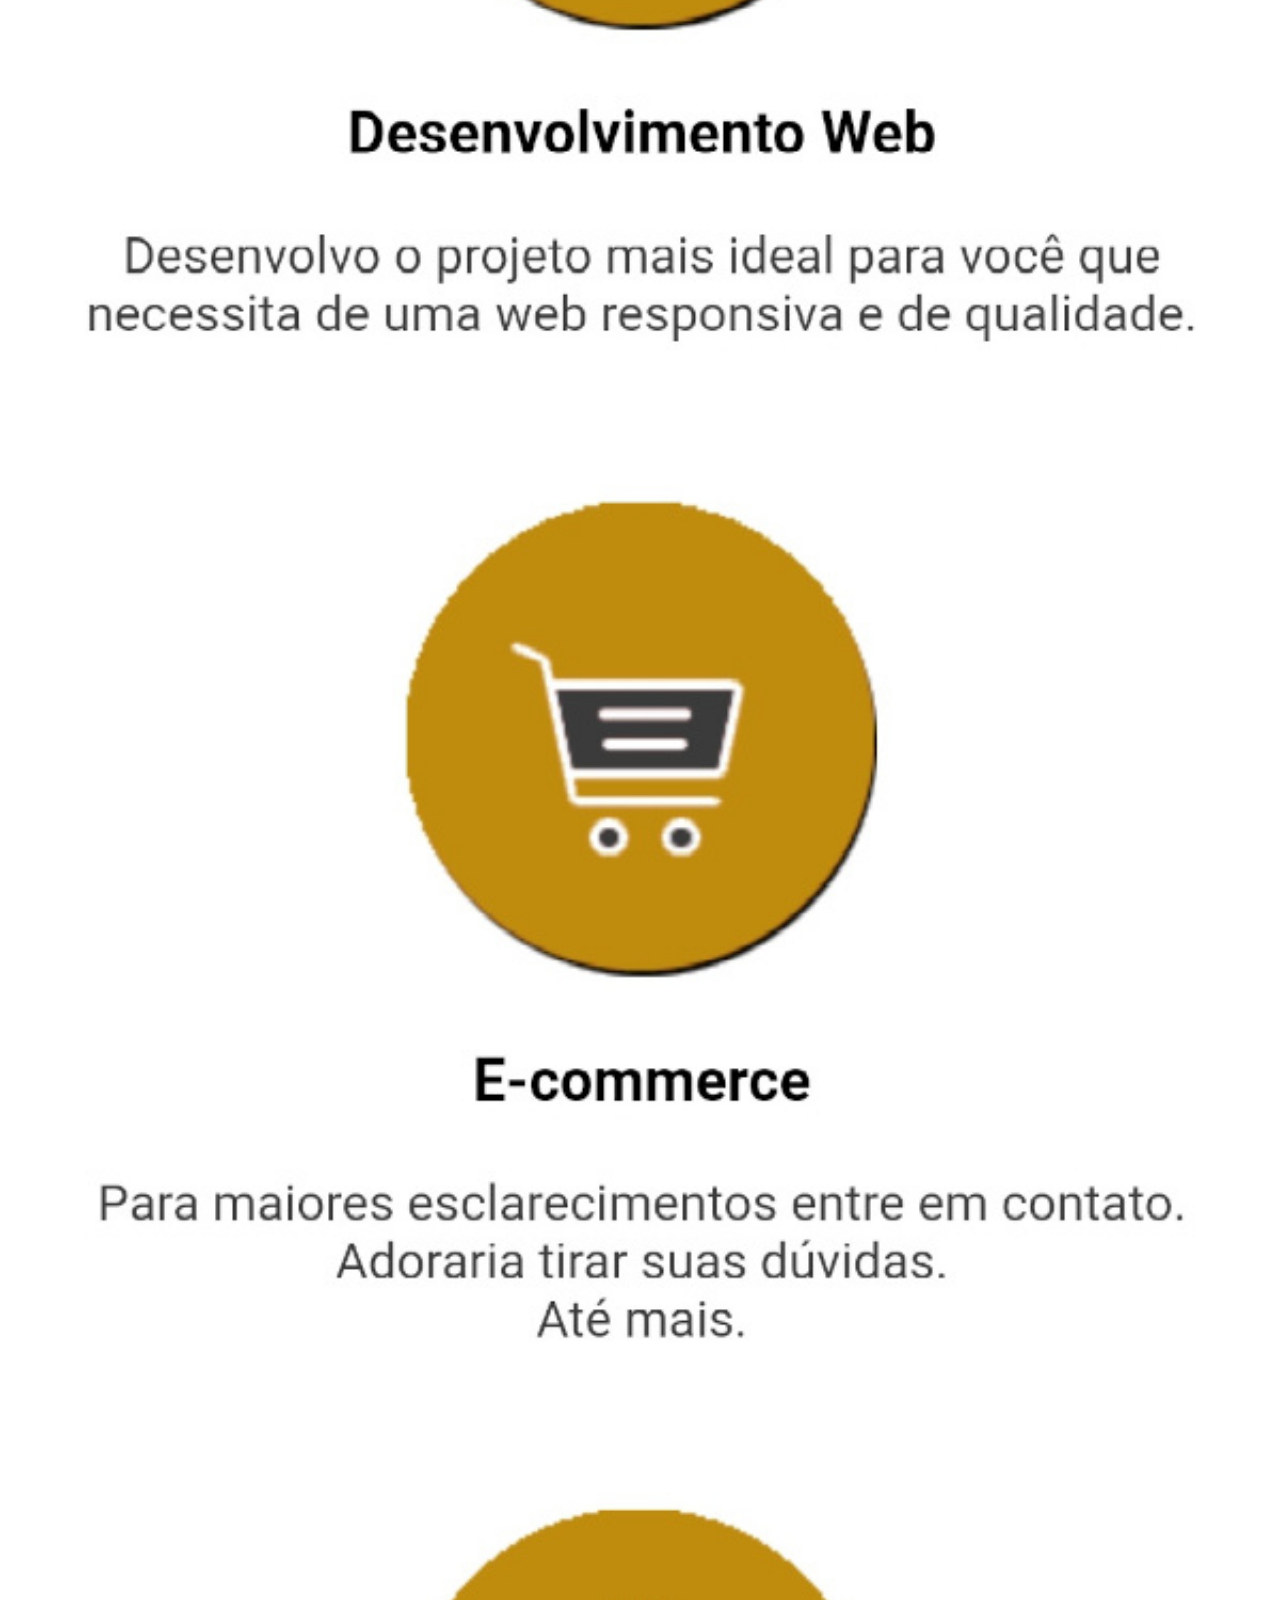
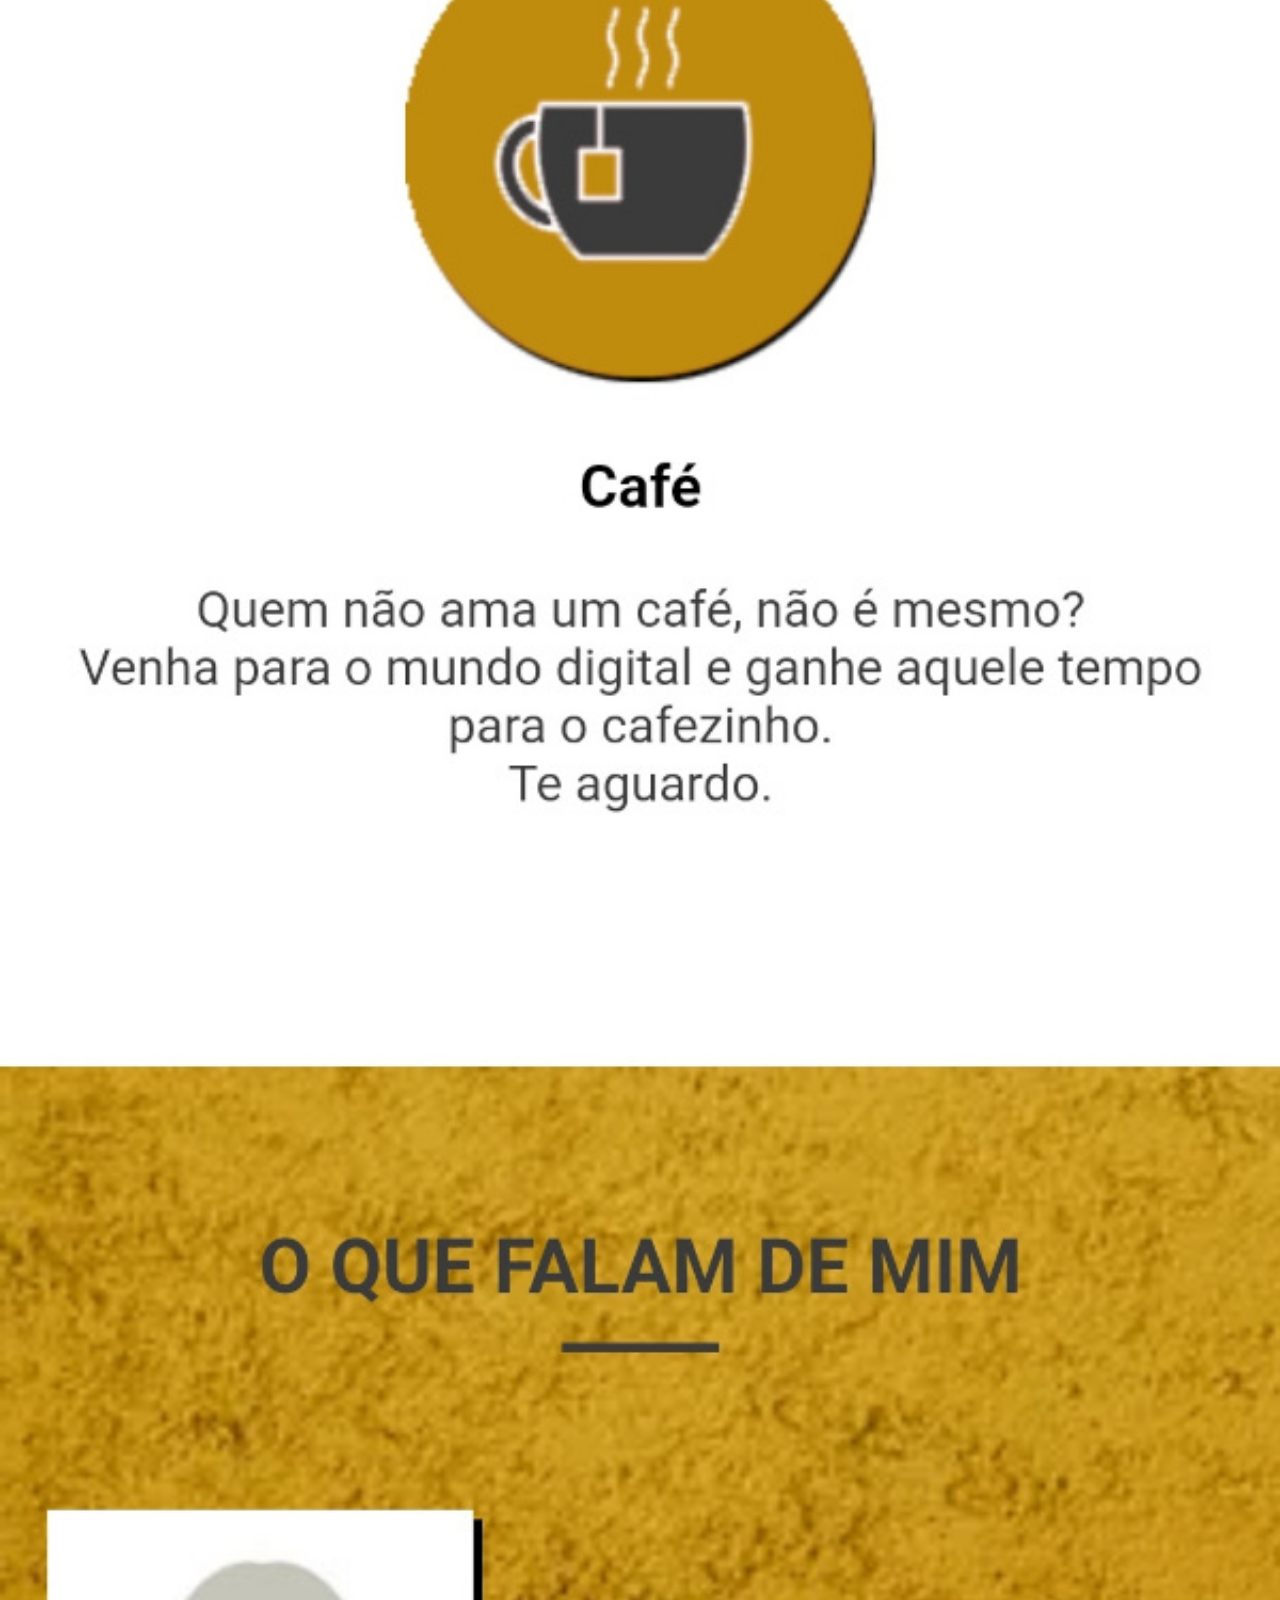
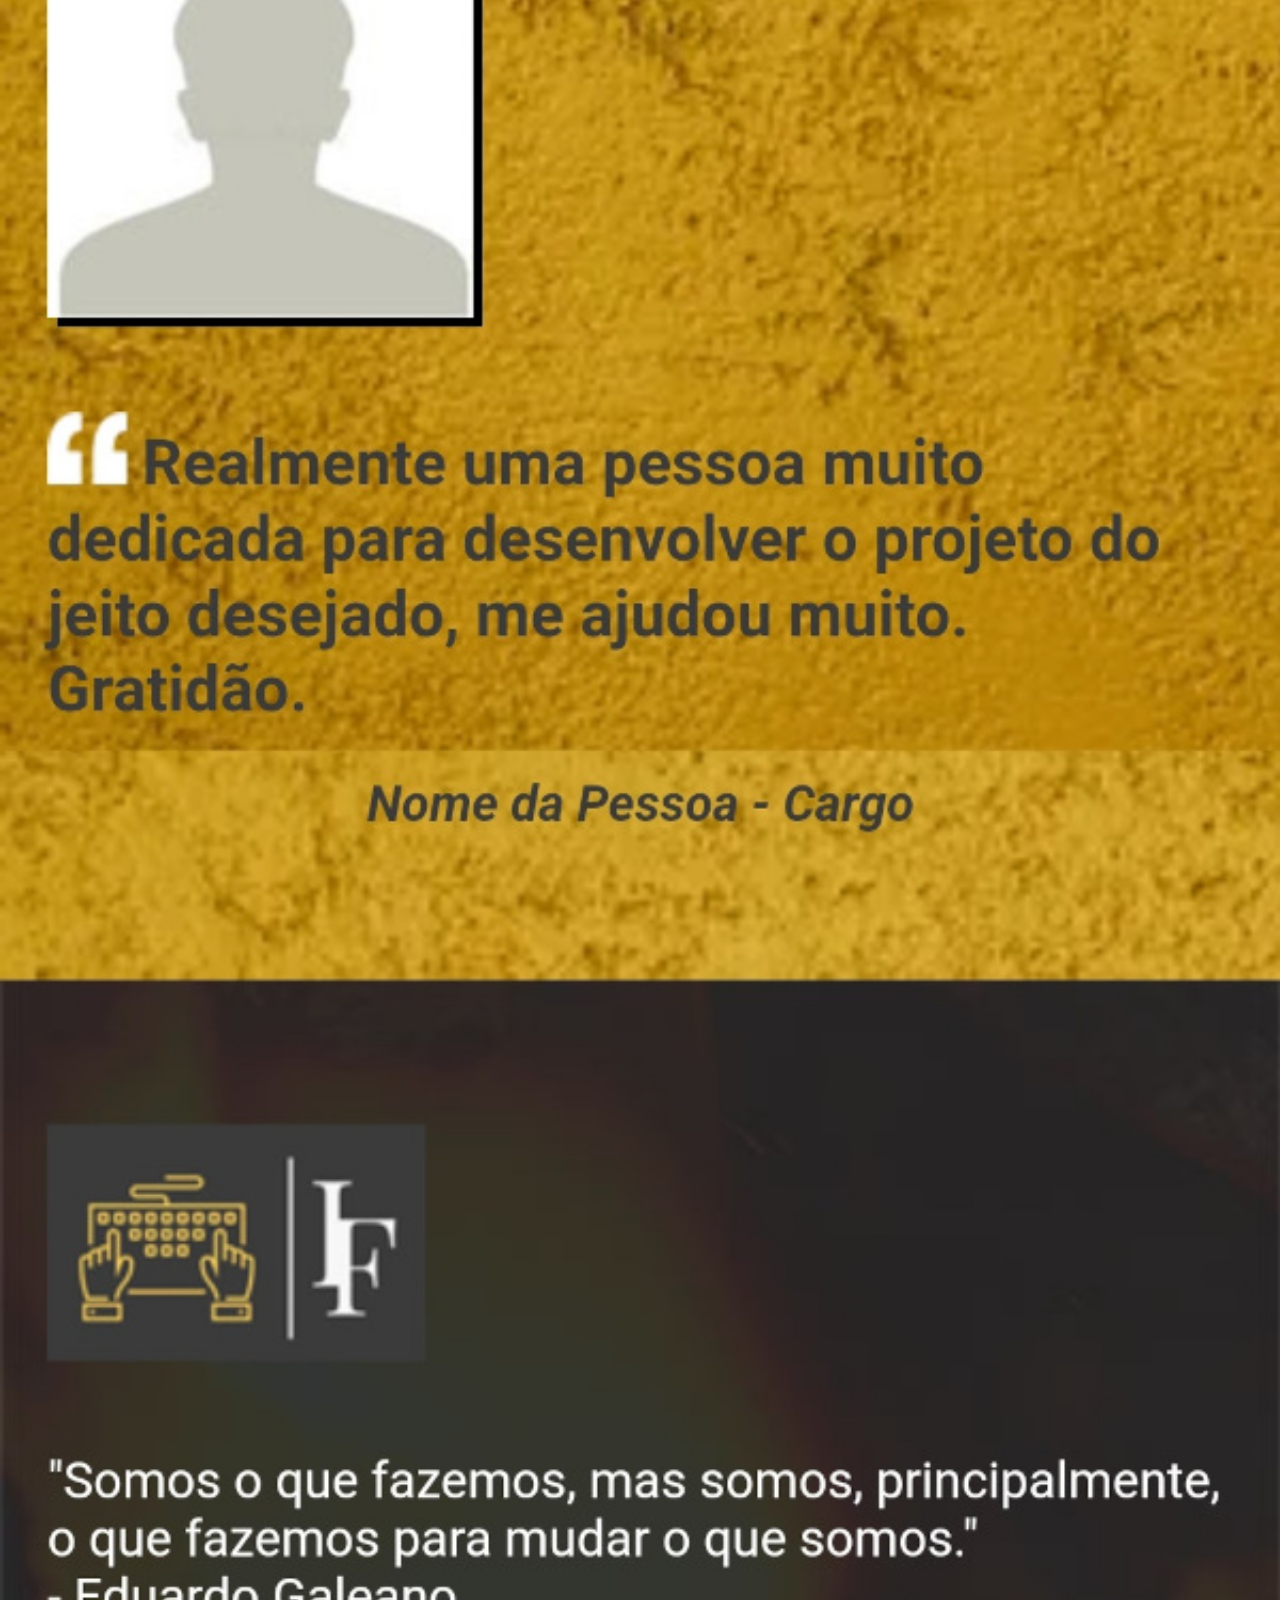
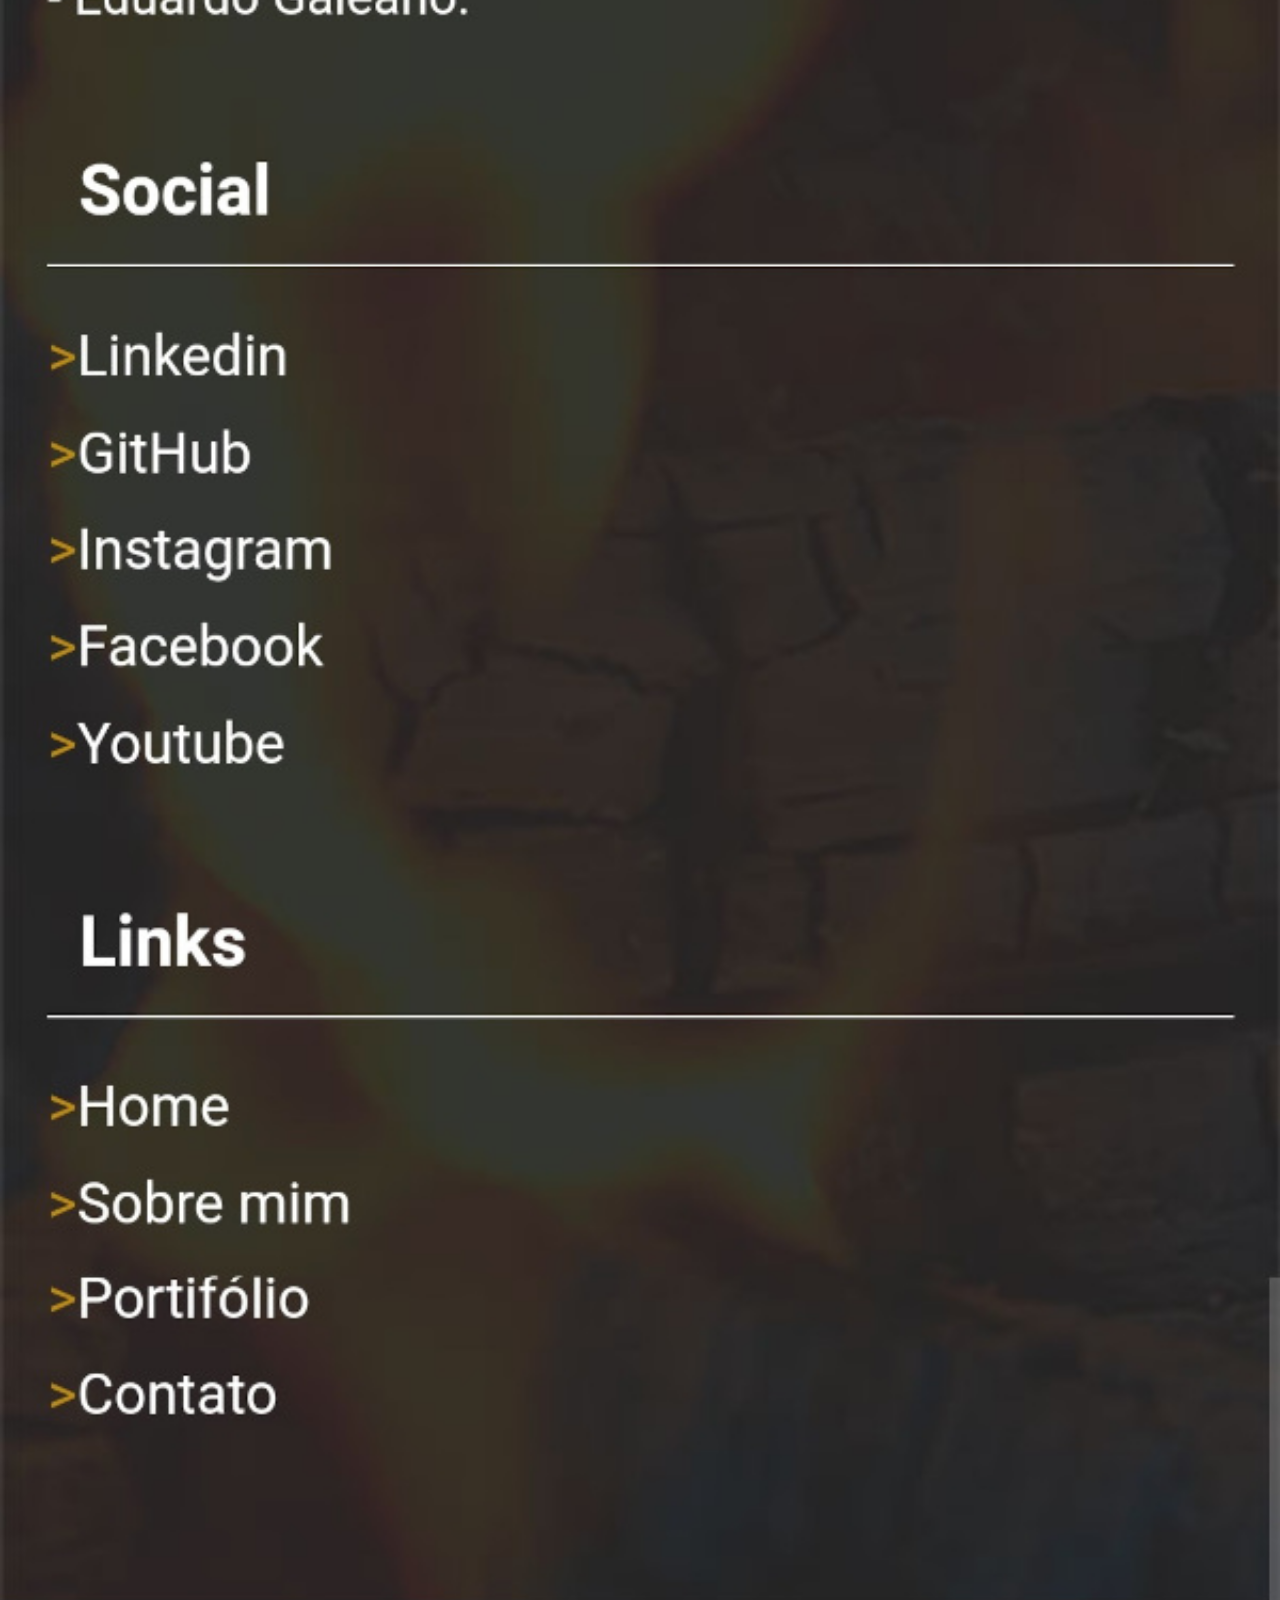
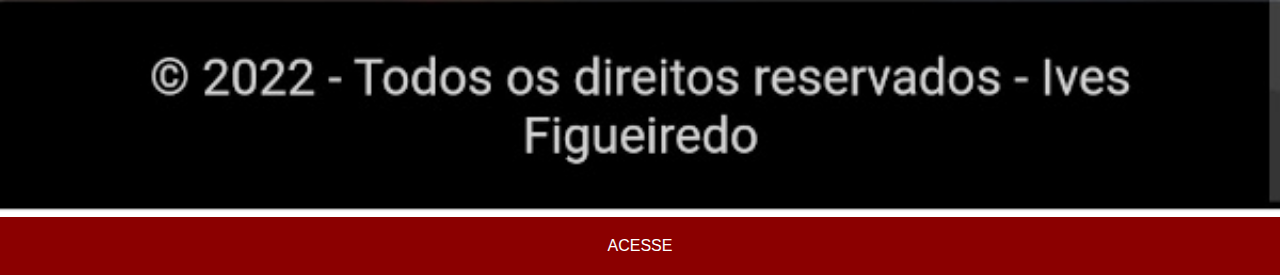
<file: youtube.html>
<!DOCTYPE html>
<html lang="pt-br">
<head>
    <meta charset="UTF-8">
    <meta http-equiv="X-UA-Compatible" content="IE=edge">
    <meta name="viewport" content="width=device-width, initial-scale=1.0">
    <title>YouTube</title>
    <link rel="stylesheet" href="estilos/social.css">
</head>
<body>
    <img src="imagens/tela-portfolio.jpg" alt="Tela do Portfolio">
    <a href="https://ivesfigueiredo.github.io/portfolio/index.html" target="_blank">ACESSE</a>
</body>
</html>
</file>
<file: estilos/style.css>
@charset "UTF-8";

*{
    margin: 0px;
    padding: 0px;
    font-family: Arial, Helvetica, sans-serif;
}

html, body {
    height: 100vh;
    width: 100vw;
    background-color: black;
    background: url('../imagens/fundo-parede-neon.jpg') no-repeat top center;
    background-size: cover;
    background-attachment: fixed;
}

main {
    position: relative;
    height: 100vh;
}

section#telefone{
    position: absolute;
    top: 50%;
    left: 50%;
    transform: translate(-50%, -50%);

    height: 627px;
    width: 311px;
    background: url('../imagens/frame-iphone.png') no-repeat;
}

iframe#tela {
    position: relative;
    top: 80px;
    left: 22px;
    width: 267px;
    height: 471px;
}

section#redes-sociais {
    text-align: right;
}

section#redes-sociais img {
    width: 50px;
    margin: 10px;
    border-radius: 50%;
    box-shadow: 2px 2px 5px rgba(0, 0, 0, 0.542);
    box-sizing: border-box; /*Para por a borda dentro do box*/
}

section#redes-sociais img:hover {
    border: 2px solid rgba(255, 255, 255, 0.492);
    transform: translate(-3px, -3px);
    box-shadow: 5px 5px 10px rgba(0, 0, 0, 0.667);
    transition: transform .3s, border .6s;
}
</file>
<file: estilos/social.css>
@charset "UTF-8" ;

* {
    margin: 0px;
    padding: 0px;
    font-family: Arial, Helvetica, sans-serif;
}

::-webkit-scrollbar { /*Dica de como esconder o scrollbar*/
    width: 0px;
    height: 0px;
}

img {
    width: 100vw;
}
a {
    display: block;
    background-color: darkred;
    color: white;
    padding: 20px;
    text-align: center;
    text-decoration: none;
}
a:hover {
    text-decoration: underline;
    background-color: red;
}
</file>
